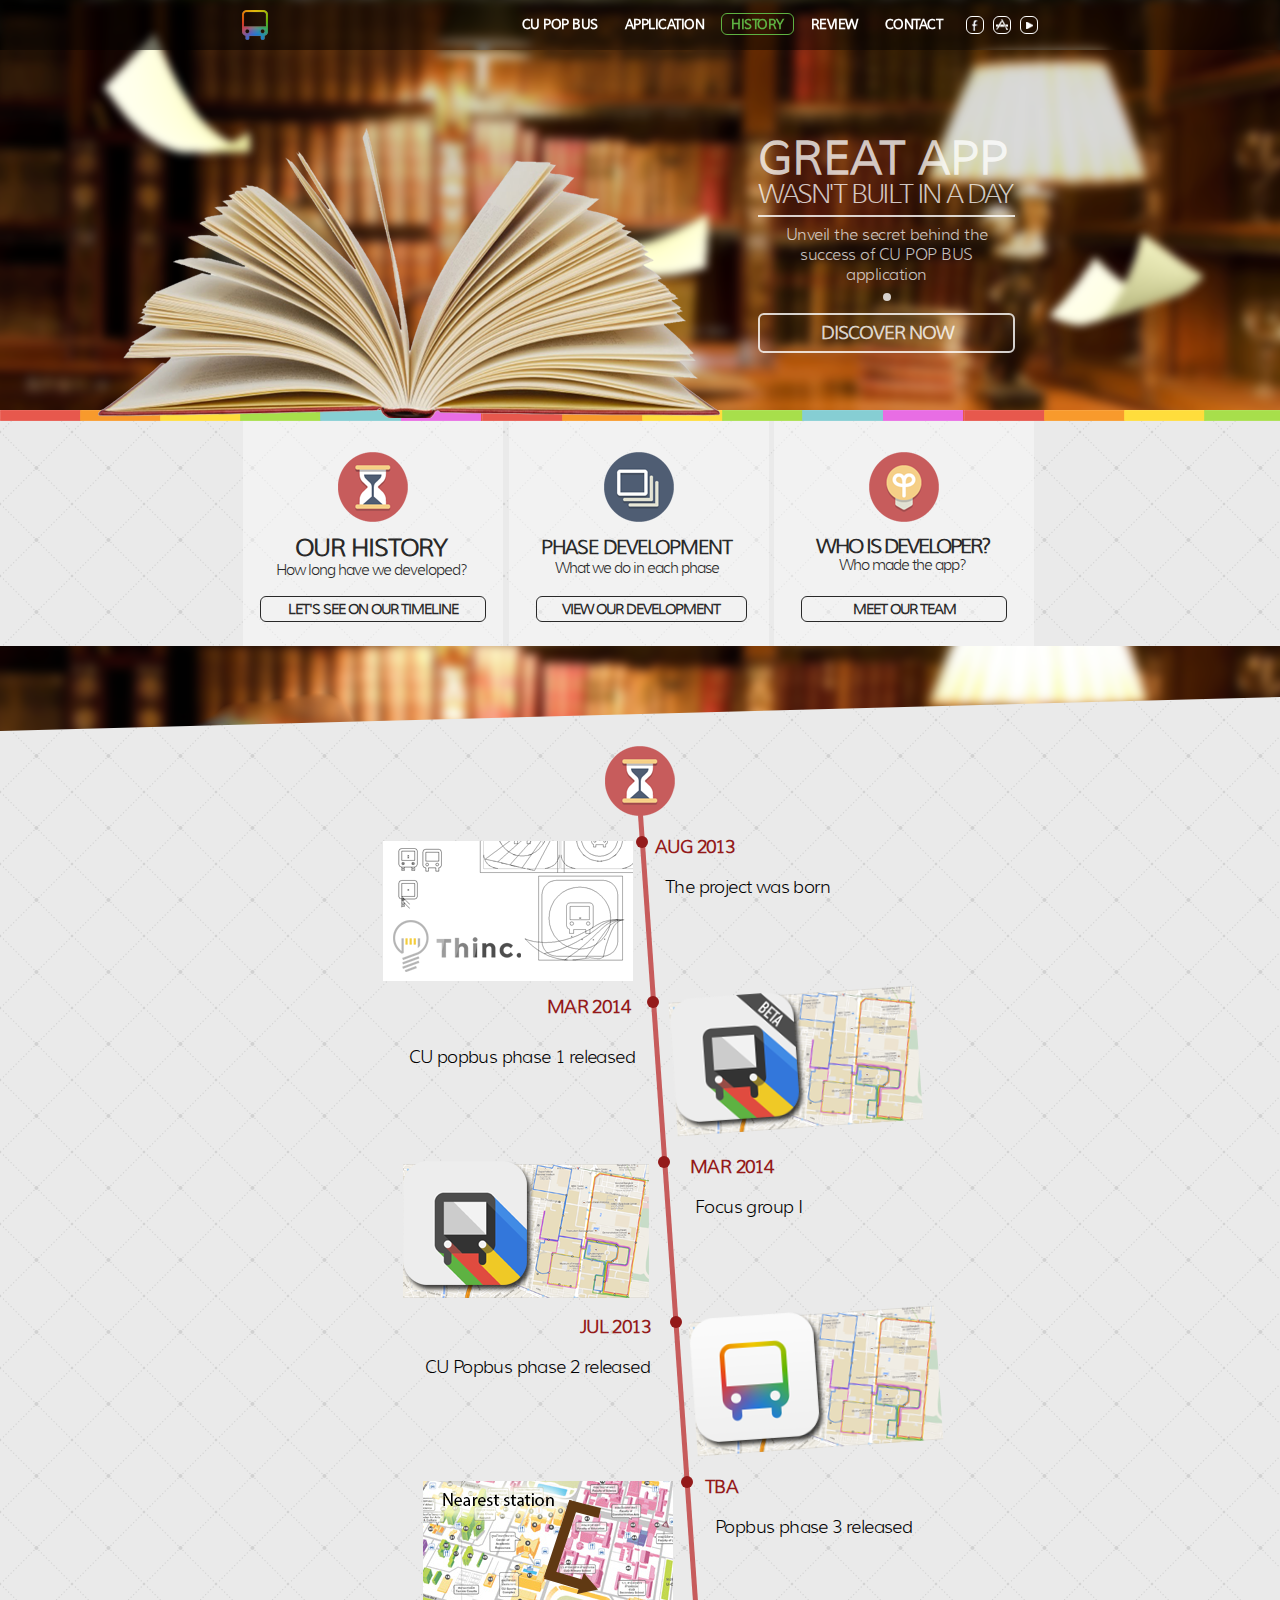
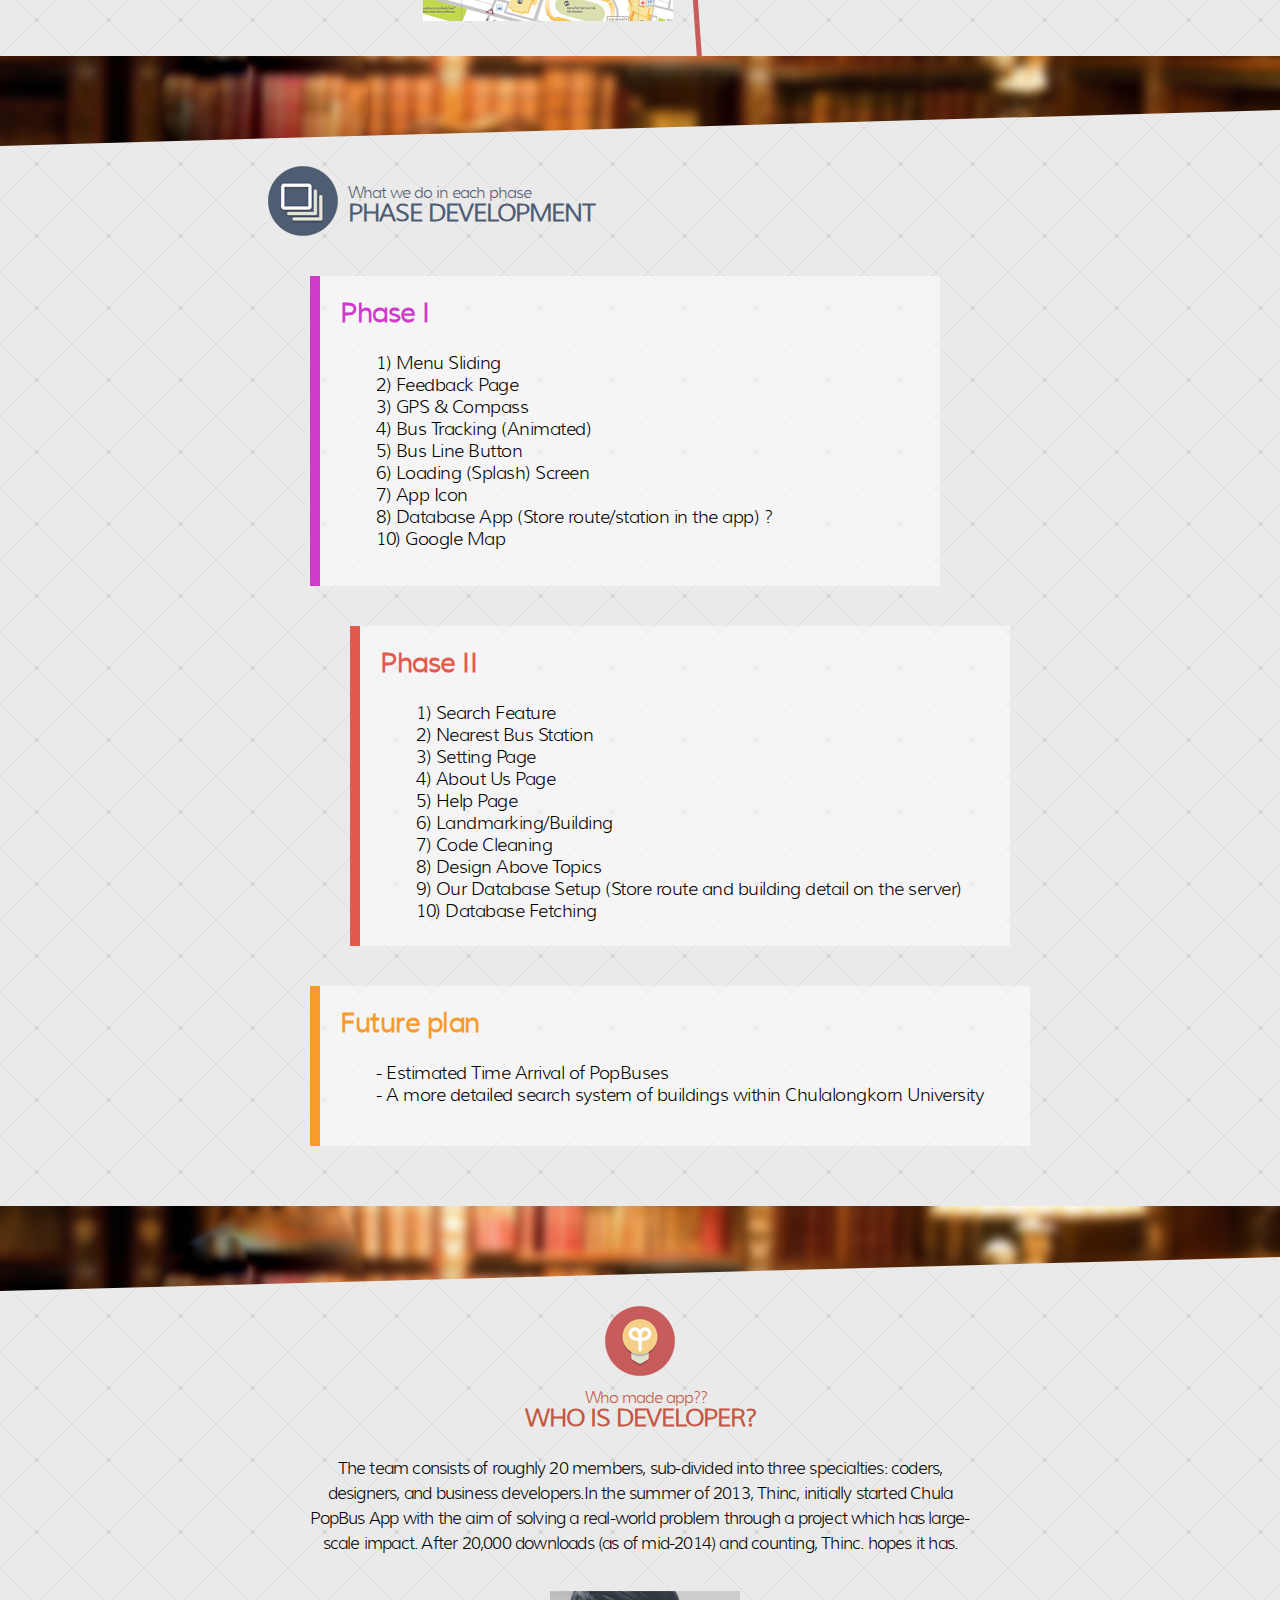
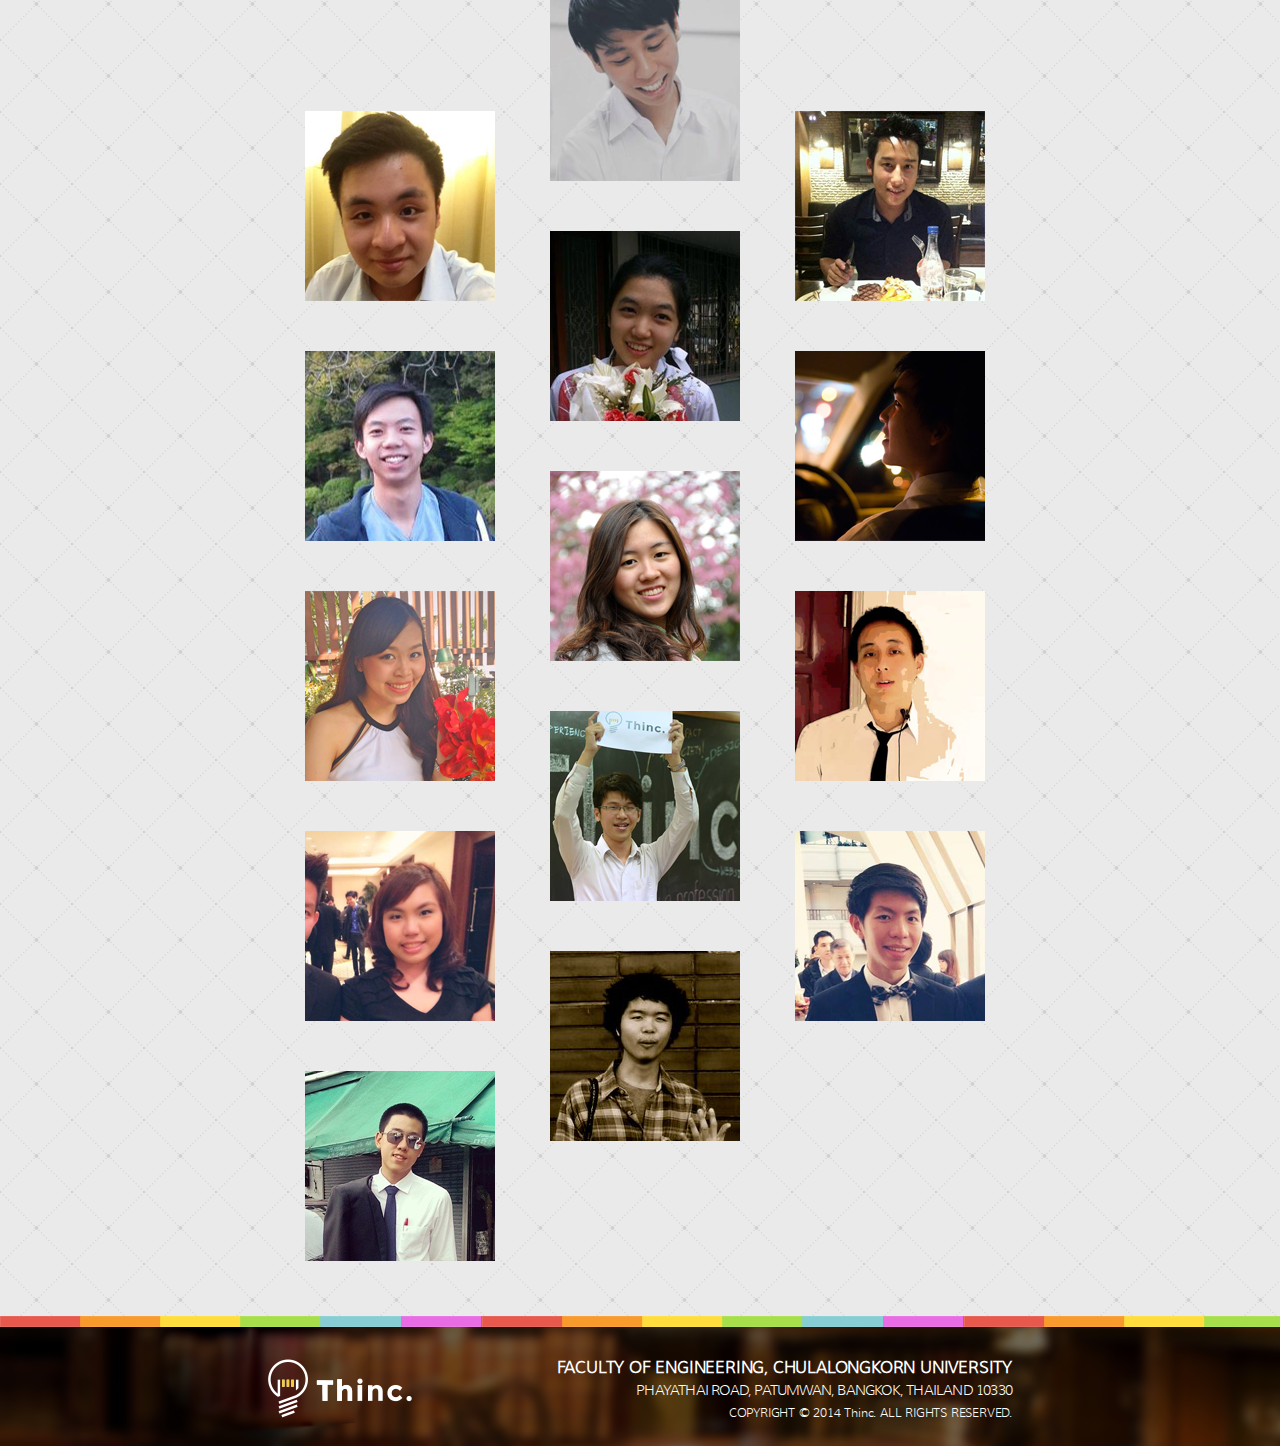
<file: history.html>
<!--[if lt IE 9]> <script src="js/html5shiv.js"></script> <![endif]-->
<!doctype html>
<html>
<head>
<meta charset="utf-8">
<title>CU POP BUS | Travel Around Chulalongkorn University</title>
<link rel="shortcut icon" href="favicon.png" />
<link rel="stylesheet" type="text/css" href="css/history.css">
<link rel="stylesheet" type="text/css" href="css/common.css">

<script src="js/jquery-2.1.1.min.js"></script>
<script src="js/greensock-v12-js/minified/TimelineMax.min.js"></script>
<script src="js/greensock-v12-js/minified/TweenMax.min.js"></script>
<script src="js/greensock-v12-js/minified/easing/EasePack.min.js"></script>
<script src="js/modernizr.custom.59394.js"></script>
<script src="js/jquery-waypoints-master/waypoints.min.js"></script>
<script src="js/pace.min.js"></script>
<script src="js/history.js"></script>
<script src="js/common.js"></script>
</head>

<body class="menu-3">
	<!--MENU-BAR-ON-TOP-->
	<div class="menu-bar"> 
    	<div class="container-menu-bar">
        	<div class="pointer logo-mover"></div>
        	<div class="pointer logo link-anchor" data-anchor=".header" data-offset="0"></div>
         	<nav class="menu">
            	<a href="contact.html" target="_self"><div class="m pointer m-5"><b>CONTACT</b></div></a>
                <a href="review.html" target="_self"><div class="m pointer m-4"><b>REVIEW</b></div></a>
               	<a href="history.html" target="_self"> <div class="m pointer m-3"><b>HISTORY</b></div></a>
                <a href="application.html" target="_self"><div class="m pointer m-2"><b>APPLICATION</b></div></a>
            	<a href="index.html" target="_self"><div class="m pointer m-1"><b>CU POP BUS</b></div></a>
            </nav>
            <div class="contact-element">
            	<a href="https://www.facebook.com/ChulaPopBusApp" target="new"><div class="ce pointer ce-1" data-color="rgba(14,90,215,1.00)" style="left: 0px;">
                	<div class="ce-non-active" style="background: url(images/contact_element_sprites.png) 0px 0px"></div>
                    <div class="ce-active" style="background: url(images/contact_element_sprites.png) 0px -18px"></div>
                </div></a>
                <a href="https://itunes.apple.com/th/app/cupopbus/id824843908?l=th&mt=8" target="_blank"><div class="ce pointer ce-2" data-color="rgba(0,252,255,1.00)" style="left: 27px;">
                	<div class="ce-non-active" style="background: url(images/contact_element_sprites.png) -18px 0px"></div>
                    <div class="ce-active" style="background: url(images/contact_element_sprites.png) -18px -18px"></div>
                </div></a>
                <a href="https://play.google.com/store/apps/details?id=com.iseinc.cupopbus&hl=th" target="_blank"><div class="ce pointer ce-3" data-color="rgba(255,222,0,1.00)" style="left: 54px;">
                	<div class="ce-non-active" style="background: url(images/contact_element_sprites.png) -36px 0px"></div>
                    <div class="ce-active" style="background: url(images/contact_element_sprites.png) -36px -18px"></div>
                </div></a>
            </div>   
        </div>
        <div class="darken-bg-border"></div>
        <div class="darken-bg"></div>
    </div>
    
    <!--MENU-BAR-FIXED-->
    <div class="menu-bar menu-bar-fixed">
    	<div class="container-menu-bar">
        	<div class="pointer logo-mover"></div>
        	<div class="pointer logo link-anchor" data-anchor=".header" data-offset="0"></div>
         	<nav class="menu">
            	<a href="contact.html" target="_self"><div class="m pointer m-5"><b>CONTACT</b></div></a>
                <a href="review.html" target="_self"><div class="m pointer m-4"><b>REVIEW</b></div></a>
               	<a href="history.html" target="_self"> <div class="m pointer m-3"><b>HISTORY</b></div></a>
                <a href="application.html" target="_self"><div class="m pointer m-2"><b>APPLICATION</b></div></a>
            	<a href="index.html" target="_self"><div class="m pointer m-1"><b>CU POP BUS</b></div></a>
            </nav>
            <div class="contact-element">
            	<a href="https://www.facebook.com/ChulaPopBusApp" target="new"><div class="ce pointer ce-1" data-color="rgba(14,90,215,1.00)" style="left: 0px;">
                	<div class="ce-non-active" style="background: url(images/contact_element_sprites.png) 0px 0px"></div>
                    <div class="ce-active" style="background: url(images/contact_element_sprites.png) 0px -18px"></div>
                </div></a>
                <a href="https://itunes.apple.com/th/app/cupopbus/id824843908?l=th&mt=8" target="_blank"><div class="ce pointer ce-2" data-color="rgba(0,252,255,1.00)" style="left: 27px;">
                	<div class="ce-non-active" style="background: url(images/contact_element_sprites.png) -18px 0px"></div>
                    <div class="ce-active" style="background: url(images/contact_element_sprites.png) -18px -18px"></div>
                </div></a>
                <a href="https://play.google.com/store/apps/details?id=com.iseinc.cupopbus&hl=th" target="_blank"><div class="ce pointer ce-3" data-color="rgba(255,222,0,1.00)" style="left: 54px;">
                	<div class="ce-non-active" style="background: url(images/contact_element_sprites.png) -36px 0px"></div>
                    <div class="ce-active" style="background: url(images/contact_element_sprites.png) -36px -18px"></div>
                </div></a>
            </div>   
        </div>
        <div class="darken-bg-border"></div>
        <div class="darken-bg" style="background: rgba(0,0,0,0.75)"></div>
    </div>
    <div class="wrapper">
        <header class="header">
            <div class="container-header">
                <ul id="scene-1" class="scene-1" style="z-index: 4;">
               	 	<li class="layer" id="layer-3" data-depth="0.09"><div class="leaf-3"></div></li>
                    <li class="layer" id="layer-4" data-depth="0.00"><div class="pop-bus-illus"></div></li>
                    <li class="layer" id="layer-1" data-depth="0.30"><div class="leaf-1"></div></li>
                    <li class="layer" id="layer-2" data-depth="-0.15"><div class="leaf-2"></div></li>
                </ul>
                <div class="content">
                  <div class="text-1 nowrap"><b>GREAT APP</b></div>
                    <div class="text-2 nowrap">WASN'T BUILT IN A DAY</div>
                    <div class="line" style="position: absolute; width: 257px; height: 2px; top: 85px; background: rgba(255,255,255,0.80);"></div>
                    <div class="text-3">Unveil the secret behind the success of CU POP BUS application</div>
                    <div class="circle" style="position: absolute; width: 8px; height: 8px; top: 163px; left: 50%; margin-left: -4px; -webkit-border-radius: 100%; -moz-border-radius: 100%; border-radius: 100%; background: rgba(255,255,255,0.80);"></div>
                    <div class="button pointer nowrap link-anchor" data-anchor=".sc-1" data-offset="50"><b>DISCOVER NOW</b></div>
                </div>
                
                
            </div>
            <div class="border"></div>
            <div class="menu-blur-bg"></div>
            <div class="darken-bg"></div>
        </header>
        
        <section class="sc-1">
            <div class="container-sc-1">
                <div class="go-to-sc pointer go-to-sc-2 link-anchor" data-anchor=".sc-2" data-offset="100">
                    <div class="icon-topic" style="background: url(images/icon.png) 0 -140px no-repeat;"></div>
                    <div class="text-1 nowrap"><b>OUR HISTORY</b></div>
                    <div class="text-2 nowrap">How long have we developed?</div>
                    <div class="button nowrap" style="width: 200px; left: 50%; margin-left: -113px;"><b>LET'S SEE ON OUR TIMELINE</b></div>
                </div>
                <div class="go-to-sc pointer go-to-sc-3 link-anchor" data-anchor=".sc-3" data-offset="-20">
                    <div class="icon-topic" style="background: url(images/icon.png) -70px -140px no-repeat;"></div>
                    <div class="text-1" style="font-size: 19px; top:45px;"><b>PHASE DEVELOPMENT</b></div>
                    <div class="text-2" style="top:45px;">What we do in each phase</div>
                    <div class="button nowrap" style="width: 185px; left: 50%; margin-left: -103px; top: 64px;"><b>VIEW OUR DEVELOPMENT</b></div>
    
                </div>
    
                <div class="go-to-sc pointer go-to-sc-4 link-anchor" data-anchor=".sc-4" data-offset="-20">
                    <div class="icon-topic" style="background: url(images/icon.png) -140px -140px no-repeat;"></div>
                    <div class="text-1" style="letter-spacing: -2px; font-size: 20px; top: 43px;"><b>WHO IS DEVELOPER?</b></div>
                    <div class="text-2">Who made the app?</div>
                    <div class="button nowrap" style="width: 180px; left: 50%; top:62px; margin-left: -103px;"><b>MEET OUR TEAM</b></div>
    
                </div>
    
          </div>
        </section>
        
        <section class="sc-2">
            <div class="container-sc-2">
                <div class="icon-topic" style="background: url(images/icon.png) 0 -140px no-repeat;"></div>
                <div class="timeline"></div>
                
                <div class="circle" style="position: absolute; width: 12px; height: 12px; top: 190px; left: 50%; margin-left: -4px; -webkit-border-radius: 100%; -moz-border-radius: 100%; border-radius: 100%; background: rgba(148,26,26,1);"></div>
                    <div class="descript1"><b style="color: rgba(148,26,26,1);">AUG  2013</b><div class="word1">The project was born</div>
                    </div>
                    
    
                <div class="circle" style="position: absolute; width: 12px; height: 12px; top: 350px; left: 50%; margin-left: 6.8px; -webkit-border-radius: 100%; -moz-border-radius: 100%; border-radius: 100%; background: rgba(148,26,26,1);"></div>
                    <div class="descript2"><b style="color: rgba(148,26,26,1);">MAR  2014</b><div class="word2">CU popbus phase 1 released</div>
                    </div>
                <div class="circle" style="position: absolute; width: 12px; height: 12px; top: 510px; left: 50%; margin-left: 18px; -webkit-border-radius: 100%; -moz-border-radius: 100%; border-radius: 100%; background: rgba(148,26,26,1);"></div>
                    <div class="descript3"><b style="color: rgba(148,26,26,1);">MAR  2014</b><div class="word3">Focus group I</div>
                    </div>
    
                <div class="circle" style="position: absolute; width: 12px; height: 12px; top: 670px; left: 50%; margin-left: 30px; -webkit-border-radius: 100%; -moz-border-radius: 100%; border-radius: 100%; background: rgba(148,26,26,1);"></div>
                    <div class="descript4"><b style="color: rgba(148,26,26,1);">JUL  2013</b><div class="word4">CU Popbus phase 2 released</div>
                    </div>
    
                <div class="circle" style="position: absolute; width: 12px; height: 12px; top: 830px; left: 50%; margin-left: 41px; -webkit-border-radius: 100%; -moz-border-radius: 100%; border-radius: 100%; background: rgba(148,26,26,1);"></div>
                    <div class="descript5"><b style="color: rgba(148,26,26,1);">TBA  </b><div class="word5">Popbus phase 3 released</div>
                    </div>
                <div class="illus1"></div>
                <div class="illus2"></div>
                <div class="illus3"></div>
                <div class="illus4"></div>
                <div class="illus5"></div>
    
            </div>
            <div class="divide-bg"></div>
        </section>
        
        <section class="sc-3">
            <div class="container-sc-3">
                <div class="topic">
                    <div class="icon"></div>
                    <div class="text-up nowrap">What we do in each phase </div>
                    <div class="text-down nowrap"><b>PHASE DEVELOPMENT</b></div>
                </div>
    
                <div class="blog1" ><div class="line" style="background: rgba(208,58,203,1.00);"></div>
                <b style="color: rgba(208,58,203,1.00);"><h2>Phase I</h2></b><br>
    				&nbsp;&nbsp;&nbsp;&nbsp;&nbsp;&nbsp;&nbsp;&nbsp;1) Menu Sliding <br>
                    &nbsp;&nbsp;&nbsp;&nbsp;&nbsp;&nbsp;&nbsp;&nbsp;2) Feedback Page <br>
                    &nbsp;&nbsp;&nbsp;&nbsp;&nbsp;&nbsp;&nbsp;&nbsp;3) GPS & Compass <br>
                    &nbsp;&nbsp;&nbsp;&nbsp;&nbsp;&nbsp;&nbsp;&nbsp;4) Bus Tracking (Animated) <br>
                    &nbsp;&nbsp;&nbsp;&nbsp;&nbsp;&nbsp;&nbsp;&nbsp;5) Bus Line Button <br>
                    &nbsp;&nbsp;&nbsp;&nbsp;&nbsp;&nbsp;&nbsp;&nbsp;6) Loading (Splash) Screen <br>
                    &nbsp;&nbsp;&nbsp;&nbsp;&nbsp;&nbsp;&nbsp;&nbsp;7) App Icon <br>
                    &nbsp;&nbsp;&nbsp;&nbsp;&nbsp;&nbsp;&nbsp;&nbsp;8) Database App (Store route/station in the app) ? <br>
                    &nbsp;&nbsp;&nbsp;&nbsp;&nbsp;&nbsp;&nbsp;&nbsp;10) Google Map <br>
    </div>
                <div class="blog2"><div class="line"></div>
                <b style="color: rgba(227,89,78,1.00);"><h2>Phase II</h2></b><br>
                    &nbsp;&nbsp;&nbsp;&nbsp;&nbsp;&nbsp;&nbsp;&nbsp;1) Search Feature<br>
                    &nbsp;&nbsp;&nbsp;&nbsp;&nbsp;&nbsp;&nbsp;&nbsp;2) Nearest Bus Station<br>
                    &nbsp;&nbsp;&nbsp;&nbsp;&nbsp;&nbsp;&nbsp;&nbsp;3) Setting Page<br>
                    &nbsp;&nbsp;&nbsp;&nbsp;&nbsp;&nbsp;&nbsp;&nbsp;4) About Us Page<br>
                    &nbsp;&nbsp;&nbsp;&nbsp;&nbsp;&nbsp;&nbsp;&nbsp;5) Help Page<br>
                    &nbsp;&nbsp;&nbsp;&nbsp;&nbsp;&nbsp;&nbsp;&nbsp;6) Landmarking/Building <br>
                    &nbsp;&nbsp;&nbsp;&nbsp;&nbsp;&nbsp;&nbsp;&nbsp;7) Code Cleaning <br>
                    &nbsp;&nbsp;&nbsp;&nbsp;&nbsp;&nbsp;&nbsp;&nbsp;8) Design Above Topics<br>
                    &nbsp;&nbsp;&nbsp;&nbsp;&nbsp;&nbsp;&nbsp;&nbsp;9) Our Database Setup (Store route and building detail on the server)<br>
                    &nbsp;&nbsp;&nbsp;&nbsp;&nbsp;&nbsp;&nbsp;&nbsp;10) Database Fetching <br>
    </div>
                <div class="blog3"><div class="line"></div>
                <b style="color: rgba(248,154,44,1.00);"><h2>Future plan</h2></b><br>
                    &nbsp;&nbsp;&nbsp;&nbsp;&nbsp;&nbsp;&nbsp;&nbsp;- Estimated Time Arrival of PopBuses<br>
                    &nbsp;&nbsp;&nbsp;&nbsp;&nbsp;&nbsp;&nbsp;&nbsp;- A more detailed search system of buildings within Chulalongkorn University
    
                </div>
                
            </div>
            <div class="divide-bg"></div>
        </section>
    
    <!-- section4 is editor area-->
    <section class="sc-4">
            <div class="container-sc-4">
                
                <div class="topic">
                    <div class="icon"></div>
                    <div class="text-up nowrap">Who made app?? </div>
                    <div class="text-down nowrap"><b>WHO IS DEVELOPER?</b></div>
                </div>
                <div class="desc">The team consists of roughly 20 members, sub-divided into three specialties: coders, designers, and business developers.In the summer of 2013, Thinc, initially started Chula PopBus App with the aim of solving a real-world problem through a project which has large-scale impact. After 20,000 downloads (as of mid-2014) and counting, Thinc. hopes it has.</div>
            <a href="https://www.facebook.com/aey.ulo?fref=ts" target="_blank"><div class="pointer edit edit-1">
              <div class="darken"><img style="position:absolute; width:35; height:35px; top:50%; left:50%; margin:-17.5px 0 0 -17.5px; opacity:0;" src="images/contact/facebook.png" width="35" height="35" alt=""/></div></div></a>
            <a href="https://www.facebook.com/aum.freek?fref=ts" target="_blank"><div class="pointer edit edit-2"><div class="darken"><img style="position:absolute; width:35; height:35px; top:50%; left:50%; margin:-17.5px 0 0 -17.5px; opacity:0;" src="images/contact/facebook.png" width="35" height="35" alt=""/></div></div></a>
            <a href="https://www.facebook.com/benya.vachalathiti?fref=ts" target="_blank"><div class="pointer edit edit-3"><div class="darken"><img style="position:absolute; width:35; height:35px; top:50%; left:50%; margin:-17.5px 0 0 -17.5px; opacity:0;" src="images/contact/facebook.png" width="35" height="35" alt=""/></div></div></a>
            <a href="https://www.facebook.com/IndyZaIntouch?fref=ts" target="_blank"><div class="pointer edit edit-4"><div class="darken"><img style="position:absolute; width:35; height:35px; top:50%; left:50%; margin:-17.5px 0 0 -17.5px; opacity:0;" src="images/contact/facebook.png" width="35" height="35" alt=""/></div></div></a>
            <a href="https://www.facebook.com/DuiRoot?fref=ts" target="_blank"><div class="pointer edit edit-c"><div class="darken"><img style="position:absolute; width:35; height:35px; top:50%; left:50%; margin:-17.5px 0 0 -17.5px; opacity:0;" src="images/contact/facebook.png" width="35" height="35" alt=""/></div></div></a>
            <a href="https://www.facebook.com/PavidaIntatisan?fref=ts" target="_blank"><div class="pointer edit edit-d"><div class="darken"><img style="position:absolute; width:35; height:35px; top:50%; left:50%; margin:-17.5px 0 0 -17.5px; opacity:0;" src="images/contact/facebook.png" width="35" height="35" alt=""/></div></div></a>
            
            <a href="https://www.facebook.com/srepzol?fref=ts" target="_blank"><div class="pointer edit edit-5"><div class="darken"><img style="position:absolute; width:35; height:35px; top:50%; left:50%; margin:-17.5px 0 0 -17.5px; opacity:0;" src="images/contact/facebook.png" width="35" height="35" alt=""/></div></div></a>
            <a href="https://www.facebook.com/pheerawit.charuvajana?fref=ts" target="_blank"><div class="pointer edit edit-6"><div class="darken"><img style="position:absolute; width:35; height:35px; top:50%; left:50%; margin:-17.5px 0 0 -17.5px; opacity:0;" src="images/contact/facebook.png" width="35" height="35" alt=""/></div></div></a>
            <a href="https://www.facebook.com/ping.skt?fref=ts" target="_blank"><div class="pointer edit edit-7"><div class="darken"><img style="position:absolute; width:35; height:35px; top:50%; left:50%; margin:-17.5px 0 0 -17.5px; opacity:0;" src="images/contact/facebook.png" width="35" height="35" alt=""/></div></div></a>
            <a href="https://www.facebook.com/PlanTrongsiriwat?fref=ts" target="_blank"><div class="pointer edit edit-a"><div class="darken"><img style="position:absolute; width:35; height:35px; top:50%; left:50%; margin:-17.5px 0 0 -17.5px; opacity:0;" src="images/contact/facebook.png" width="35" height="35" alt=""/></div></div></a>
            <a href="https://www.facebook.com/PonlavitSubpradit?fref=ts" target="_blank"><div class="pointer edit edit-b"><div class="darken"><img style="position:absolute; width:35; height:35px; top:50%; left:50%; margin:-17.5px 0 0 -17.5px; opacity:0;" src="images/contact/facebook.png" width="35" height="35" alt=""/></div></div></a>
            
            <a href="https://www.facebook.com/tan.ananthothai?fref=ts" target="_blank"><div class="pointer edit edit-8"><div class="darken"><img style="position:absolute; width:35; height:35px; top:50%; left:50%; margin:-17.5px 0 0 -17.5px; opacity:0;" src="images/contact/facebook.png" width="35" height="35" alt=""/></div></div></a>
            <a href="https://www.facebook.com/tan.ophaswongse?fref=ts" target="_blank"><div class="pointer edit edit-9"><div class="darken"><img style="position:absolute; width:35; height:35px; top:50%; left:50%; margin:-17.5px 0 0 -17.5px; opacity:0;" src="images/contact/facebook.png" width="35" height="35" alt=""/></div></div></a>
            <a href="https://www.facebook.com/termerys?fref=ts" target="_blank"><div class="pointer edit edit-0"><div class="darken"><img style="position:absolute; width:35; height:35px; top:50%; left:50%; margin:-17.5px 0 0 -17.5px; opacity:0;" src="images/contact/facebook.png" width="35" height="35" alt=""/></div></div></a>
            <a href="https://www.facebook.com/TanawitPananiti?fref=ts" target="_blank"><div class="pointer edit edit-e"><div class="darken"><img style="position:absolute; width:35; height:35px; top:50%; left:50%; margin:-17.5px 0 0 -17.5px; opacity:0;" src="images/contact/facebook.png" width="35" height="35" alt=""/></div></div></a>
    
            </div>
            
            <div class="divide-bg"></div>
    	</section>
		<div class="push"></div>
    </div>

    <footer class="footer">
    	<div class="container-footer">
        	<div class="thinc-logo"></div>
            <div class="text-1"><span style="font-size:16px;"><b>FACULTY OF ENGINEERING, CHULALONGKORN UNIVERSITY</b></span><br><span style="font-size:14px; letter-spacing: -0.8px">PHAYATHAI ROAD, PATUMWAN, BANGKOK, THAILAND 10330</span><br><span style="font-size: 12px; letter-spacing: -0.2px;">COPYRIGHT © 2014 Thinc. ALL RIGHTS RESERVED.</span></div>
        </div>
    	<div class="border"></div>
        <div class="darken-bg"></div>
    </footer>
    
    <!--This Parallax Script must be next to <ul id="scene">-->
	<script src="js/parallax-master/deploy/jquery.parallax.min.js"></script>
    <script>
        $("#scene-1").parallax();
    </script>
    <script>
		  (function(i,s,o,g,r,a,m){i['GoogleAnalyticsObject']=r;i[r]=i[r]||function(){
		  (i[r].q=i[r].q||[]).push(arguments)},i[r].l=1*new Date();a=s.createElement(o),
		  m=s.getElementsByTagName(o)[0];a.async=1;a.src=g;m.parentNode.insertBefore(a,m)
		  })(window,document,'script','//www.google-analytics.com/analytics.js','ga');
		 
		  ga('create', 'UA-42353426-4', 'auto');
		  ga('send', 'pageview');
		 
    </script>
</body>
</html>
</file>
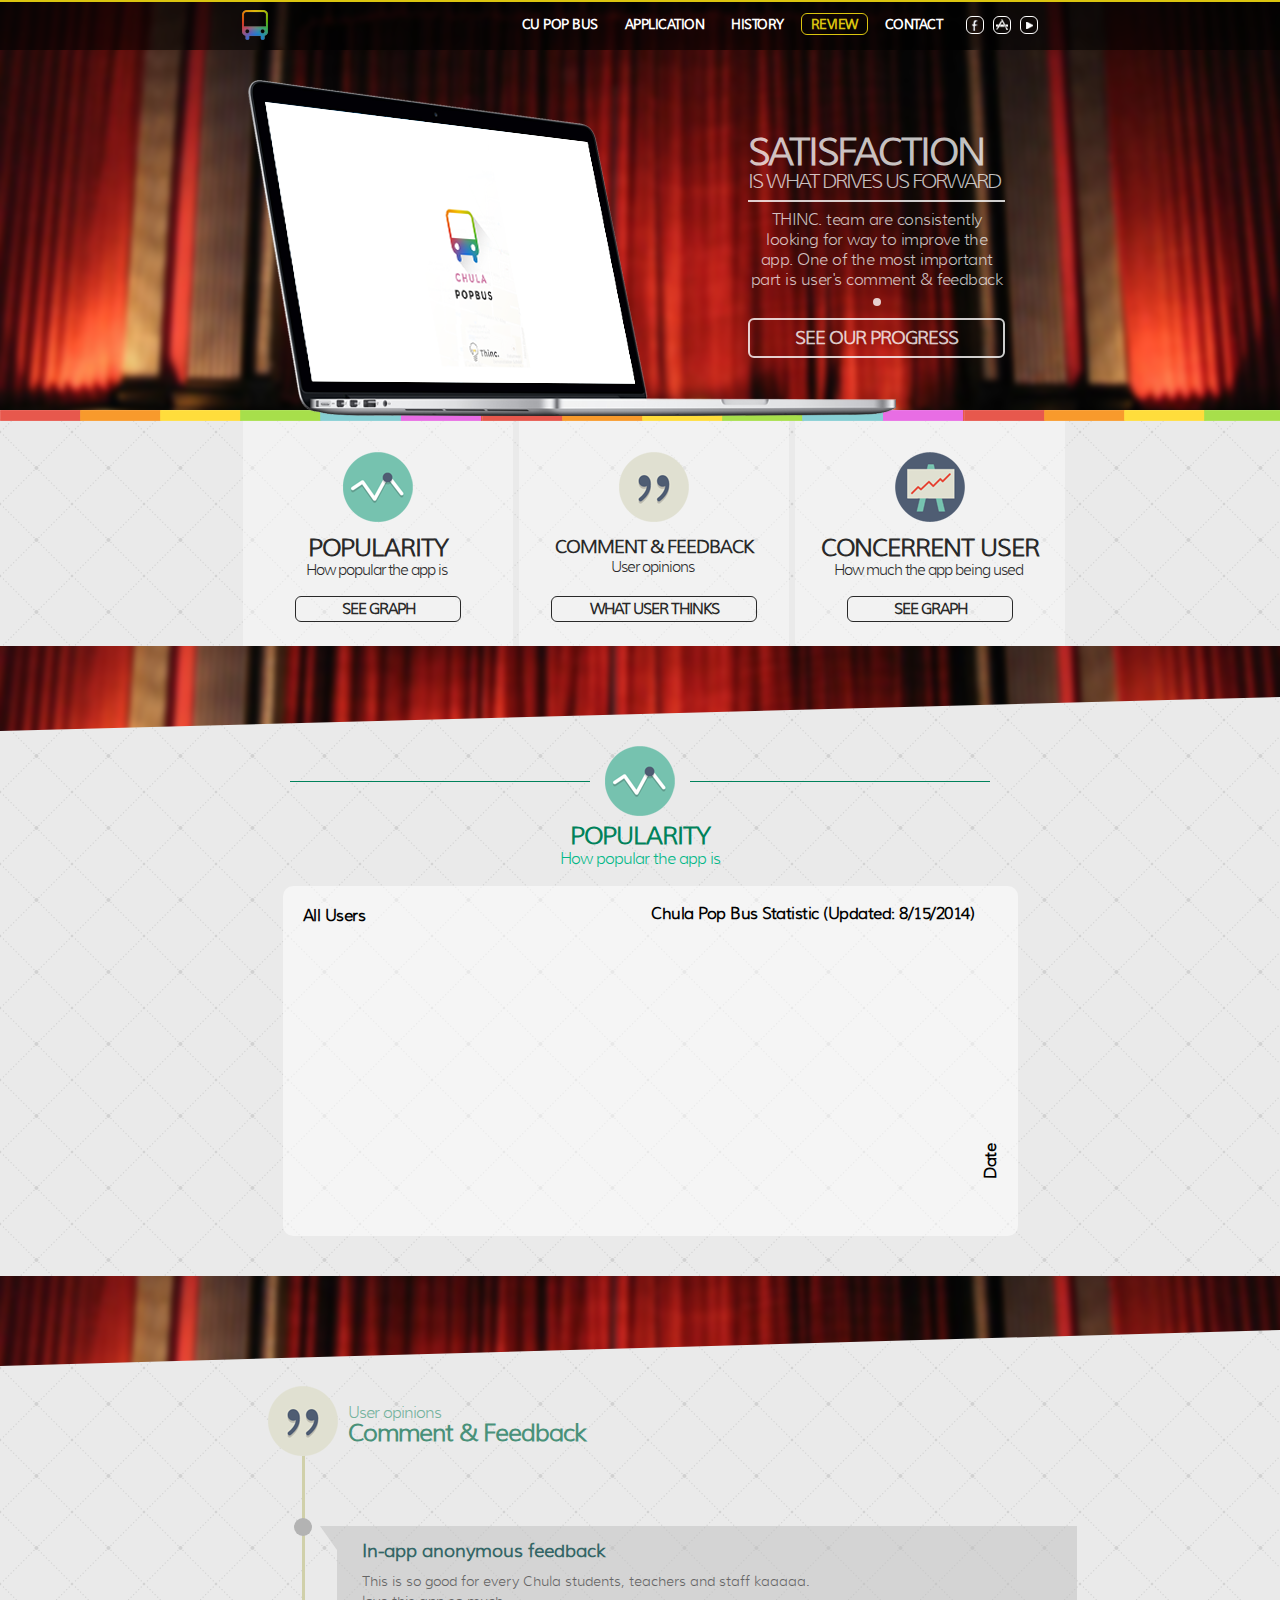
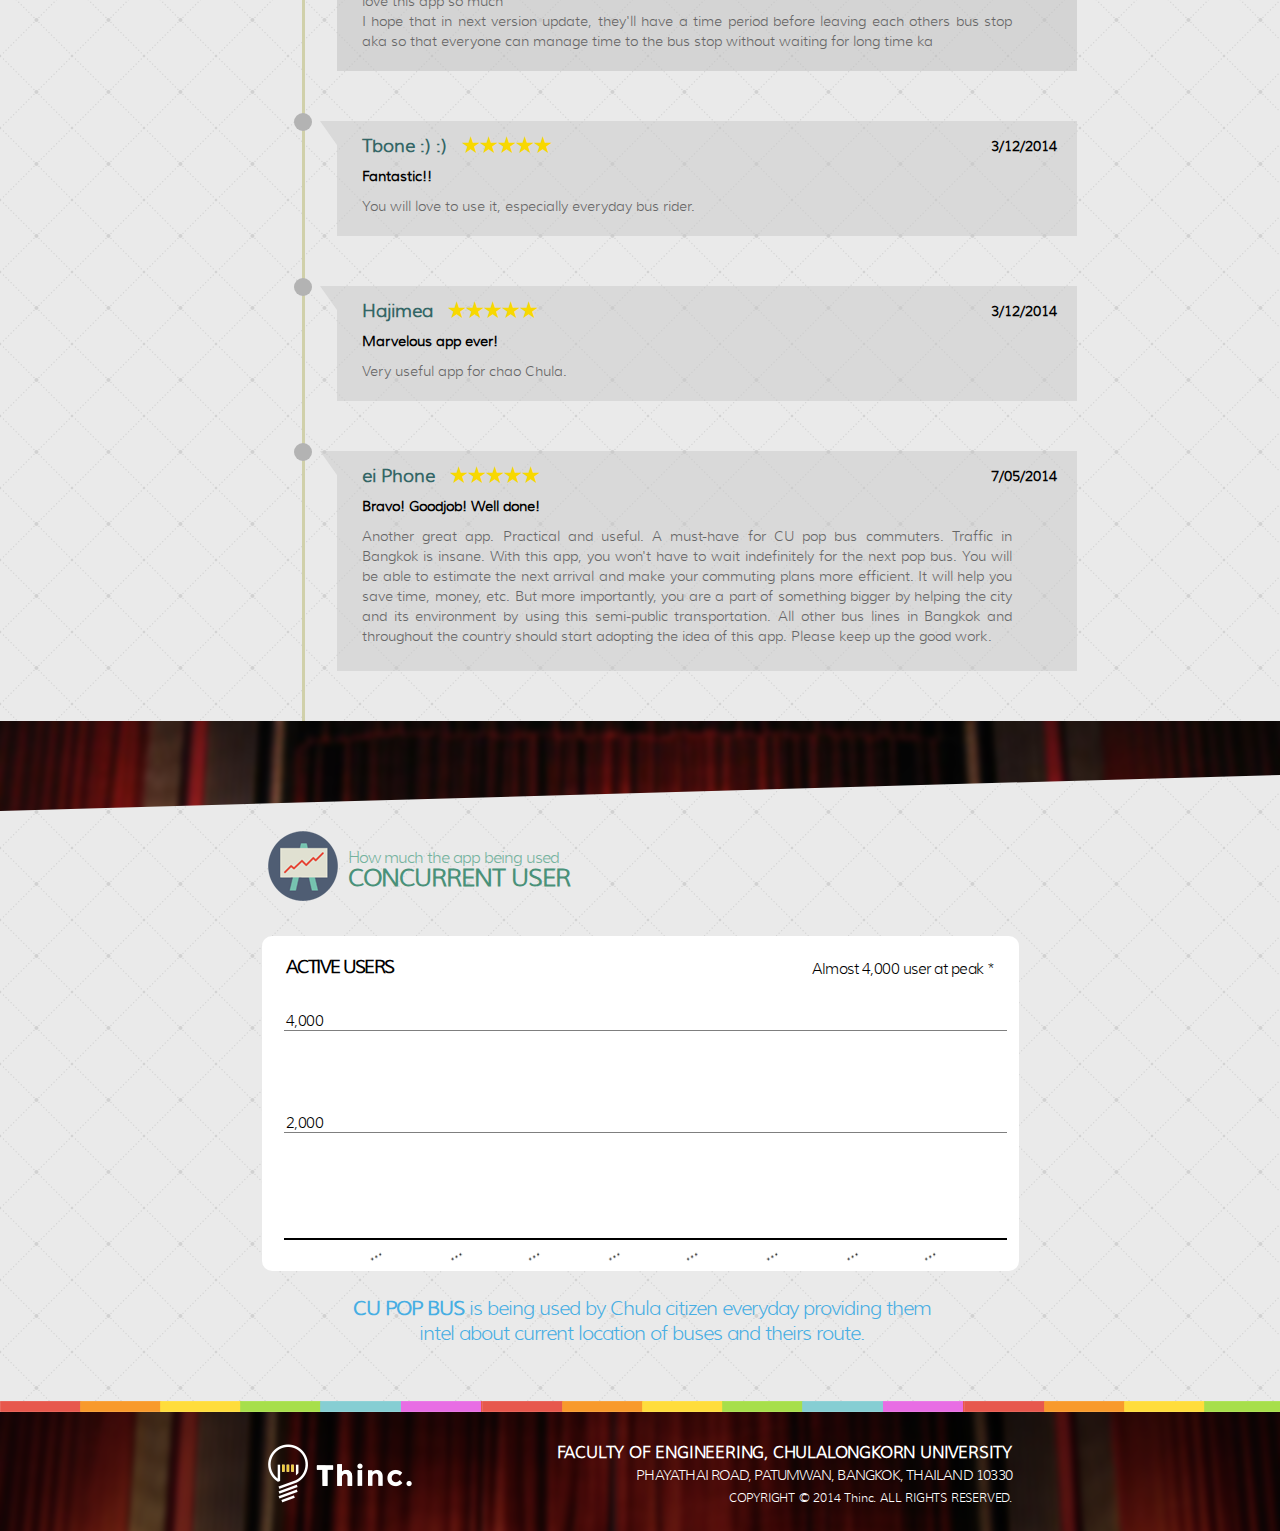
<file: review.html>
<!--[if lt IE 9]> <script src="js/html5shiv.js"></script> <![endif]-->
<!doctype html>
<html>
<head>
<meta charset="utf-8">
<title>CU POP BUS | Travel Around Chulalongkorn University</title>
<link rel="shortcut icon" href="favicon.png" />
<link rel="stylesheet" type="text/css" href="css/review.css">
<link rel="stylesheet" type="text/css" href="css/common.css">

<script src="js/jquery-2.1.1.min.js"></script>
<script src="js/greensock-v12-js/minified/TimelineMax.min.js"></script>
<script src="js/greensock-v12-js/minified/TweenMax.min.js"></script>
<script src="js/greensock-v12-js/minified/easing/EasePack.min.js"></script>
<script src="js/modernizr.custom.59394.js"></script>
<script src="js/jquery-waypoints-master/waypoints.min.js"></script>
<script src="js/Chart.js-master/Chart.min.js"></script>
<script src="js/pace.min.js"></script>
<script src="js/review.js"></script>
<script src="js/common.js"></script>
</head>

<body class="menu-4">
	<!--MENU-BAR-ON-TOP-->
	<div class="menu-bar">
    	<div class="container-menu-bar">
        	<div class="pointer logo-mover"></div>
        	<div class="pointer logo link-anchor" data-anchor=".header" data-offset="0"></div>
         	<nav class="menu">
            	<a href="contact.html" target="_self"><div class="m pointer m-5"><b>CONTACT</b></div></a>
                <a href="review.html" target="_self"><div class="m pointer m-4"><b>REVIEW</b></div></a>
               	<a href="history.html" target="_self"> <div class="m pointer m-3"><b>HISTORY</b></div></a>
                <a href="application.html" target="_self"><div class="m pointer m-2"><b>APPLICATION</b></div></a>
            	<a href="index.html" target="_self"><div class="m pointer m-1"><b>CU POP BUS</b></div></a>
            </nav>
            <div class="contact-element">
            	<a href="https://www.facebook.com/ChulaPopBusApp" target="new"><div class="ce pointer ce-1" data-color="rgba(14,90,215,1.00)" style="left: 0px;">
                	<div class="ce-non-active" style="background: url(images/contact_element_sprites.png) 0px 0px"></div>
                    <div class="ce-active" style="background: url(images/contact_element_sprites.png) 0px -18px"></div>
                </div></a>
                <a href="https://itunes.apple.com/th/app/cupopbus/id824843908?l=th&mt=8" target="_blank"><div class="ce pointer ce-2" data-color="rgba(0,252,255,1.00)" style="left: 27px;">
                	<div class="ce-non-active" style="background: url(images/contact_element_sprites.png) -18px 0px"></div>
                    <div class="ce-active" style="background: url(images/contact_element_sprites.png) -18px -18px"></div>
                </div></a>
                <a href="https://play.google.com/store/apps/details?id=com.iseinc.cupopbus&hl=th" target="_blank"><div class="ce pointer ce-3" data-color="rgba(255,222,0,1.00)" style="left: 54px;">
                	<div class="ce-non-active" style="background: url(images/contact_element_sprites.png) -36px 0px"></div>
                    <div class="ce-active" style="background: url(images/contact_element_sprites.png) -36px -18px"></div>
                </div></a>
            </div>   
        </div>
        <div class="darken-bg-border"></div>
        <div class="darken-bg"></div>
    </div>
    
    <!--MENU-BAR-FIXED-->
    <div class="menu-bar menu-bar-fixed">
    	<div class="container-menu-bar">
        	<div class="pointer logo-mover"></div>
        	<div class="pointer logo link-anchor" data-anchor=".header" data-offset="0"></div>
         	<nav class="menu">
            	<a href="contact.html" target="_self"><div class="m pointer m-5"><b>CONTACT</b></div></a>
                <a href="review.html" target="_self"><div class="m pointer m-4"><b>REVIEW</b></div></a>
               	<a href="history.html" target="_self"> <div class="m pointer m-3"><b>HISTORY</b></div></a>
                <a href="application.html" target="_self"><div class="m pointer m-2"><b>APPLICATION</b></div></a>
            	<a href="index.html" target="_self"><div class="m pointer m-1"><b>CU POP BUS</b></div></a>
            </nav>
            <div class="contact-element">
            	<a href="https://www.facebook.com/ChulaPopBusApp" target="new"><div class="ce pointer ce-1" data-color="rgba(14,90,215,1.00)" style="left: 0px;">
                	<div class="ce-non-active" style="background: url(images/contact_element_sprites.png) 0px 0px"></div>
                    <div class="ce-active" style="background: url(images/contact_element_sprites.png) 0px -18px"></div>
                </div></a>
                <a href="https://itunes.apple.com/th/app/cupopbus/id824843908?l=th&mt=8" target="_blank"><div class="ce pointer ce-2" data-color="rgba(0,252,255,1.00)" style="left: 27px;">
                	<div class="ce-non-active" style="background: url(images/contact_element_sprites.png) -18px 0px"></div>
                    <div class="ce-active" style="background: url(images/contact_element_sprites.png) -18px -18px"></div>
                </div></a>
                <a href="https://play.google.com/store/apps/details?id=com.iseinc.cupopbus&hl=th" target="_blank"><div class="ce pointer ce-3" data-color="rgba(255,222,0,1.00)" style="left: 54px;">
                	<div class="ce-non-active" style="background: url(images/contact_element_sprites.png) -36px 0px"></div>
                    <div class="ce-active" style="background: url(images/contact_element_sprites.png) -36px -18px"></div>
                </div></a>
            </div>   
        </div>
        <div class="darken-bg-border"></div>
        <div class="darken-bg" style="background: rgba(0,0,0,0.75)"></div>
    </div>
    
     <div class="wrapper">
    <header class="header">
            <div class="header-bg"></div>
    	<div class="container-header">
        	<div class="content">
       	 	  <div class="text-1 nowrap" style="letter-spacing: -2px; font-size:37px; top: 14px;"><b>SATISFACTION</b></div>
                <div class="text-2 nowrap" style="letter-spacing: -2px; font-size:20px; top: 54px;">IS WHAT DRIVES US FORWARD</div>
                <div class="line" style="position: absolute; width: 257px; height: 2px; top: 85px; background: rgba(255,255,255,0.80);"></div>
                <div class="text-3">THINC. team are consistently looking for way to improve the app. One of the most important part is user's comment & feedback</div>
            	<div class="circle" style="position: absolute; width: 8px; height: 8px; top: 183px; left: 50%; margin-left: -4px; -webkit-border-radius: 100%; -moz-border-radius: 100%; border-radius: 100%; background: rgba(255,255,255,0.80);"></div>
            	<div class="button pointer nowrap link-anchor" data-anchor=".sc-1" data-offset="50"><b>SEE OUR PROGRESS</b></div>
            </div>
       	  	<div class="macbook-illus-wrap preventpointer">
            	<div class="macbook-screen-2"></div>
            	<div class="macbook-screen-1"></div>
            	<div class="macbook-illus"></div>
            </div>
        </div>
      	<div class="border"></div>
        <div class="menu-blur-bg"></div>
    	<div class="darken-bg"></div>
    </header>
    
   
        <section class="sc-1">
            <div class="container-sc-1">
                <div class="go-to-sc pointer go-to-sc-2 link-anchor" data-anchor=".sc-2" data-offset="50">
                    <div class="icon-topic" style="background: url(images/icon.png) 0 -210px no-repeat;"></div>
                    <div class="text-1 nowrap"><b>POPULARITY</b></div>
                    <div class="text-2 nowrap">How popular the app is</div>
                    <div class="button nowrap" style="width: 140px; left: 50%; margin-left: -83px;"><b>SEE GRAPH</b></div>
                </div>
                <div class="go-to-sc pointer go-to-sc-3 link-anchor" data-anchor=".sc-3" data-offset="-20">
                    <div class="icon-topic" style="background: url(images/icon.png) -70px -210px no-repeat;"></div>
                    <div class="text-1 nowrap" style="font-size:18px; top:45px;"><b>COMMENT & FEEDBACK</b></div>
                    <div class="text-2 nowrap" style="top:45px;">User opinions</div>
                    <div class="button nowrap" style="width: 180px; left: 50%; margin-left: -103px; top:65px;"><b> WHAT USER THINKS</b></div>
                </div>
                <div class="go-to-sc pointer go-to-sc-4 link-anchor" data-anchor=".sc-4" data-offset="-20">
                    <div class="icon-topic" style="background: url(images/icon.png) -140px -210px no-repeat;"></div>
                    <div class="text-1 nowrap"><b>CONCERRENT USER</b></div>
                    <div class="text-2 nowrap">How much the app being used</div>
                    <div class="button nowrap" style="width: 140px; left: 50%; margin-left: -83px;"><b>SEE GRAPH</b></div>
                </div>
          </div>
        </section>
        
        <section class="sc-2">
            <div class="container-sc-2">
                <div class="popularity-chart-wrap">
                    <div class="x-axis-name axis-name nowrap" style="top: 0px; left:0px;"><b>All Users</b></div>
                    <div class="y-axis-name axis-name nowrap" style="top: 245px; left: 670px; transform: rotate(-90deg);"><b>Date</b></div>
                    <canvas id="popularity-chart" class="popularity-chart" width="675" height="300"></canvas>
                    <div class="bg"></div>
                </div>
                <div class="doughtnut-chart-wrap">
                	<canvas id="doughtnut-chart" class="doughtnut-chart" width="300" height="300"></canvas>
                </div>
                <div class="text-graph"><b>Chula Pop Bus Statistic (Updated: 8/15/2014)</b></div>
                <!--<div class="graph-container">
                   <div class="graph-download-line"></div>
                    <div class="graph-download-pi"></div>
                </div>-->
                <div class="topic">
                	<div class="line-l line" style="left: 0px;"></div>
                    <div class="line-r line" style="right: 0px;"></div>
                    <div class="icon"></div>
                    <div class="text-up nowrap">How popular the app is </div>
                    <div class="text-down nowrap"><b>POPULARITY</b></div>
                </div>
            </div>
            <div class="divide-bg"></div>
        </section>
        
        <section class="sc-3">
            <div class="container-sc-3">
                <div class="topic">
                    <div class="icon"></div>
                    <div class="text-up nowrap">User opinions </div>
                    <div class="text-down nowrap"><b>Comment & Feedback</b></div>
                </div>
                <div class="container-comment">
                    <div class="line"></div>
                    <div class="box-1">
                        <div id="circle"></div>
                        <div id="triangle1"></div>
                        <div class="name-1">In-app anonymous feedback</div>
                       	<!--<div class="date-1"></div>-->
                        <div class="comment-1"><p>This is so good for every Chula students, teachers and staff kaaaaa.</p><p>love this app so much</p><p>I hope that in next version update, they'll have a time period before leaving each others bus stop aka so that everyone can manage time to the bus stop without waiting for long time ka</div>
                    </div>
                    <div class="box-2">
                        <div id="circle"></div>
                        <div id="triangle2"></div>
                        <div class="name-2">Tbone :) :)<div id="space">...</div><div id="star" style="letter-spacing:-3px;">&#9733; &#9733; &#9733; &#9733; &#9733;</div>
                        </div>
                        
                        <div class="date-2">3/12/2014</div>
                        <div class="top-2">Fantastic!!</div>
                        <div class="comment-2">You will love to use it, especially everyday bus rider.</div>
                    </div>
                    <div class="box-3">
                        <div id="circle"></div>
                        <div id="triangle2"></div>
                        <div class="name-3">Hajimea<div id="space">...</div><div id="star" style="letter-spacing:-3px;">&#9733; &#9733; &#9733; &#9733; &#9733;</div></div>
                        <div class="date-3">3/12/2014</div>
                        <div class="top-3">Marvelous app ever!</div>
                        <div class="comment-3">Very useful app for chao Chula.</div>
                    </div>
                    <div class="box-4">
                        <div id="circle"></div>
                        <div id="triangle2"></div>
                        <div class="name-4">ei Phone<div id="space">...</div><div id="star" style="letter-spacing:-3px;">&#9733; &#9733; &#9733; &#9733; &#9733;</div></div>
                        <div class="date-4">7/05/2014</div> 
                        <div class="top-4">Bravo! Goodjob! Well done!</div>
                        <div class="comment-4">Another great app. Practical and useful. A must-have for CU pop bus commuters. Traffic in Bangkok is insane. With this app, you won't have to wait indefinitely for the next pop bus. You will be able to estimate the next arrival and make your commuting plans more efficient. It will help you save time, money, etc. But more importantly, you are a part of something bigger by helping the city and its environment by using this semi-public transportation. All other bus lines in Bangkok and throughout the country should start adopting the idea of this app. Please keep up the good work.</div> 
                    </div>   	
                </div>
            </div>
            <div class="divide-bg"></div>
        </section>
    
        <section class="sc-4">
            <div class="container-sc-4">
                <div class="topic">
                    <div class="icon"></div>
                    <div class="text-up nowrap">How much the app being used </div>
                    <div class="text-down nowrap"><b>CONCURRENT USER</b></div>
                </div>
                <div class="container-active">
                	<div class="graph-active-line-wrap">
                		<div class="graph-active-line"></div>
                    </div>
                	<div class="graph-active-bg"></div>
                    <!--<div class="graph-active"></div>-->
                    <div class="text-graph" style="top: 20px; left: 24px; font-size:18px; letter-spacing:-1.5px; color: rgba(0,0,0,1.00);"><b>ACTIVE USERS</b></div>
                    <div class="text-graph" style="top: 178px; left: 24px; font-size:15px; color: rgba(0,0,0,1.00);">2,000</div>
                    <div class="text-graph" style="top: 76px; left: 24px; font-size:15px; color: rgba(0,0,0,1.00);">4,000</div>
                    <div class="text-graph" style="top: 24px; right: 24px; text-align: right; font-size:15px; color: rgba(0,0,0,1.00);">Almost 4,000 user at peak *</div>
                    <div class="text-graph-under"><b>CU POP BUS</b> is being used by Chula citizen everyday providing them intel about current location of buses and theirs route.</div>
                </div>
            </div>
            <div class="divide-bg"></div>
        </section>
        <div class="push"></div>
    </div>
    
    <footer class="footer">
    	<div class="container-footer">
        	<div class="thinc-logo"></div>
            <div class="text-1"><span style="font-size:16px;"><b>FACULTY OF ENGINEERING, CHULALONGKORN UNIVERSITY</b></span><br><span style="font-size:14px; letter-spacing: -0.8px">PHAYATHAI ROAD, PATUMWAN, BANGKOK, THAILAND 10330</span><br><span style="font-size: 12px; letter-spacing: -0.2px;">COPYRIGHT © 2014 Thinc. ALL RIGHTS RESERVED.</span></div>
        </div>
    	<div class="border"></div>
        <div class="darken-bg"></div>
    </footer>
    
    <!--This Parallax Script must be next to <ul id="scene">-->
	<script src="js/parallax-master/deploy/jquery.parallax.min.js"></script>
    <script>
        $("#scene-1").parallax();
    </script>
    <script>
		  (function(i,s,o,g,r,a,m){i['GoogleAnalyticsObject']=r;i[r]=i[r]||function(){
		  (i[r].q=i[r].q||[]).push(arguments)},i[r].l=1*new Date();a=s.createElement(o),
		  m=s.getElementsByTagName(o)[0];a.async=1;a.src=g;m.parentNode.insertBefore(a,m)
		  })(window,document,'script','//www.google-analytics.com/analytics.js','ga');
		 
		  ga('create', 'UA-42353426-4', 'auto');
		  ga('send', 'pageview');
		 
    </script>
</body>
</html>
</file>
<file: css/history.css>
@charset "utf-8";
/* CSS Document */

/*PACE-LOADING*/
.pace .pace-progress {
	background: rgba(94,178,66,1.00);
}

/*BODY*/
body {
	margin: 0px;
	width: 100%;
	height: 100%;
	background: rgba(234,234,234,1.00) url(../images/pattern_bg.png) repeat;
	overflow-x: hidden;
	font-family: 'mulilight';
	font-size: 18px;
	letter-spacing: -2px;
}

/*HEADER*/
.header {
	position: relative;
	top: 0px;
	width: 100%;
	height: 421px;
	background: url(../images/history/Header_bg.png) no-repeat;
	-webkit-background-size: cover;
	-moz-background-size: cover;
	-o-background-size: cover;
	background-size: cover;
	z-index: 1;
	overflow-y: hidden;
	
}
/*.header .header-bg {
	position: absolute;
	width: 100%;
	height: 421px;
	background: url(../images/history/Header_bg.png) no-repeat;
	-webkit-background-size: cover;
	-moz-background-size: cover;
	-o-background-size: cover;
	background-size: cover;
	z-index: 1;
	overflow: hidden;
}*/
.header .darken-bg {
	position: absolute;
	width: 100%;
	height: 421px;
	background: rgba(0,0,0,0.15);
	z-index: 0;
}
.header .menu-blur-bg {
	position: absolute;
	width: 100%;
	height: 50px;
	background: url(../images/history/menu_bg_blur.png) no-repeat;
	-webkit-background-size: cover;
	-moz-background-size: cover;
	-o-background-size: cover;
	background-size: cover;
	z-index: 1;
}
.header .border {
	position: absolute;
	width: 100%;
	height: 11px;
	bottom: 0px;
	background: url(../images/border_patern.png) repeat-x;
	z-index: 2;
}
.header .container-header {
	position: absolute;
	width: 1024px;
	height: 421px;
	top: 50px;
	left: 50%;
	margin-left: -512px;
	z-index: 3;
}
.header .container-header .pop-bus-illus {
	position: absolute;
	width: 622px;
	height: 290px;
	top: 78px;
	left: -30px;
	z-index: 1;
	background: url(../images/history/book.png) no-repeat;
}
.header .container-header .road-illus {
	position: absolute;
	width: 1272px;
	height: 299px;
	top: 145px;
	left: -127px;
	z-index: 0;
	background: url(../images/index/road_illus.png) no-repeat;
}
.header .container-header .content {
	position: absolute;
	width: 257px;
	height: 250px;
	top: 80px;
	left: 630px;
	z-index: 2;
}
.header .container-header .content .text-1 {
	position: absolute;
	font-size: 46px;
	letter-spacing: 0px;
	color: rgba(255,255,255,0.75);
	text-align: center;
}
.header .container-header .content .text-2 {
	position: absolute;
	top: 48px;
	font-size: 26px;
	letter-spacing: -2.4px;
	color: rgba(255,255,255,0.75);
	text-align: center;
}
.header .container-header .content .text-3 {
	position: absolute;
	width: 257px;
	top: 95px;
	font-size: 16px;
	letter-spacing: -0.5px;
	color: rgba(255,255,255,0.75);
	text-align: center;
}
.header .container-header .content .button {
	position: absolute;
	width: 235px;
	height: 36px;
	top: 183px;
	
	background: rgba(0,0,0,0.00);
	
	font-size: 18px;
	letter-spacing: -1px;
	color: rgba(255,255,255,0.80);
	text-align: center;
	
	padding: 0px 9px 0px 9px;
	
	border: 2px solid rgba(255,255,255,0.80);
	-webkit-border-radius: 6px;
	-moz-border-radius: 6px;
	border-radius: 6px;
	
	/*VERTICAL CENTER TEXT*/
	line-height: 36px;
}
/*Parallax Scene*/
.scene-1 {
	max-width: 1280px;
	margin: 0px auto;
	padding: 0px;
	pointer-events:none;
}
.layer:nth-child(1) {
  	z-index:0;
}
.layer:nth-child(2) {
  	z-index:1;
}
.layer:nth-child(3) {
  	z-index:2;
}
.layer:nth-child(4) {
  	z-index:3;
}
.scene-1 .leaf-1 {
	position: absolute;
	width: 183px;
	height: 139px;
	top: -25px;
	left: -50px;
	background: url(../images/history/leaf_1.png) no-repeat;
}
.scene-1 .leaf-2 {
	position: absolute;
	width: 189px;
	height: 111px;
	top: 175px;
	right: -60px;
	background: url(../images/history/leaf_2.png) no-repeat;
}
.scene-1 .leaf-3 {
	position: absolute;
	width: 141px;
	height: 82px;
	top: 155px;
	left: 450px;
	background: url(../images/history/leaf_3.png) no-repeat;

}

/*SECTION-1*/
.sc-1 {
	position: relative;
	width: 100%;
	height: 225px;
	top: 0px;
	z-index: 1;
}
.sc-1 .container-sc-1 {
	position: absolute;
	/*789px+2margin-right=2x(5.5)*/
	width: 800px; 
	height: 225px;
	left: 50%;
	margin-left: -397px;
	z-index: 0;
}

.sc-1 .container-sc-1 .go-to-sc {
	width: 260px;
	height: 225px;
	z-index: 0;
	background: rgba(255,255,255,0.40);
	float: left;
	display: inline;
	margin: 0 5.5px 0 0;
}
.sc-1 .container-sc-1 .go-to-sc .icon-topic {
	position: relative;
	width: 70px;
	height: 70px;
	top: 31px;
	left: 50%;
	margin-left: -35px;
	z-index: 0;
}
.sc-1 .container-sc-1 .go-to-sc .text-1 {
	position: relative;
	width: 394px;
	top: 42px;
	left: 50%;
	margin-left: -199px;
	z-index: 1;
	text-align: center;
	
	font-size: 24px;
	letter-spacing: -1px;
	color: rgba(41,41,41,1.00);
}
.sc-1 .container-sc-1 .go-to-sc .text-2 {
	position: relative;
	width: 394px;
	top: 40px;
	left: 50%;
	margin-left: -199px;
	z-index: 1;
	text-align: center;
	
	font-family: 'mulilight';
	font-size: 14.5px;
	letter-spacing: -1px;
	color: rgba(41,41,41,1.00);
}

.sc-1 .container-sc-1 .go-to-sc .button {
	position: relative;
	height: 24px;
	top: 57px;
	left: 50%;
	margin-left: -199px;
	z-index: 1;
	text-align: center;
	
	font-size: 13.5px;
	letter-spacing: -1px;
	color: rgba(41,41,41,1.00);
	
	padding: 0px 12px 0px 12px;
	
	border: 1px solid rgba(41,41,41,1.00);
	-webkit-border-radius: 6px;
	-moz-border-radius: 6px;
	border-radius: 6px;
	
	/*VERTICAL CENTER TEXT*/
	line-height: 25px;
}
.sc-1 .container-sc-1 .divide-line {
	position: absolute;
	width: 1px;
	height: 188px;
	top: 50%;
	left: 50%;
	margin-top: -94px;
	margin-left: -0.5px;
	background: rgba(41,41,41,1.00);
	z-index: 0;
}

/*SECTION-2*/
.sc-2 {
	position: relative;
	width: 100%;
	height: 1020px;
	top: 0px;
	z-index: 2;
}
	
.sc-2 .container-sc-2 .icon-topic {
	position: relative;
	width: 70px;
	height: 70px;
	top: 100px;
	left: 50%;
	margin-left: -35px;
	z-index: 0;
}

.sc-2 .container-sc-2 .timeline {
	position: relative;
	width: 5px;
	height: 860px;
	top: 193px;
	left: 50%;
	margin-top: -94px;
	margin-left: -2px;
	background: rgba(199,92,92,1.00);
	z-index: 0;
	transform: rotate(-4deg);
	-webkit-transform-origin:50% 0%;
	-ms-transform-origin:50% 0%;
	-moz-transform-origin:50% 0%;
	-o-transform-origin:50% 0%;
	-webkit-transform: rotate(-4deg);
	-ms-transform: rotate(-4deg);
	-moz-transform: rotate(-4deg);
	-o-transform: rotate(-4deg);
}
.sc-2 .container-sc-2 .illus1{
position: absolute;
	width: 250px;
	height: 140px;
	top: 195px;
	left: 255px;
	z-index: 1;
	background: url(../images/history/timeline1.png) no-repeat;
	
}
.sc-2 .container-sc-2 .illus2{
position: absolute;
	width: 250px;
	height: 140px;
	top: 345px;
	left: 540px;
	z-index: 1;
	background: url(../images/history/timeline2.png) no-repeat;
	transform: rotate(-4deg);
	-webkit-transform-origin:50% 0%;
	-ms-transform-origin:50% 0%;
	-moz-transform-origin:50% 0%;
	-o-transform-origin:50% 0%;
	-webkit-transform: rotate(-4deg);
	-ms-transform: rotate(-4deg);
	-moz-transform: rotate(-4deg);
	-o-transform: rotate(-4deg);
}
.sc-2 .container-sc-2 .illus3{
position: absolute;
	width: 250px;
	height: 140px;
	top: 515px;
	left: 275px;
	z-index: 1;
	background: url(../images/history/timeline3.png) no-repeat;
}
.sc-2 .container-sc-2 .illus4{
position: absolute;
	width: 250px;
	height: 140px;
	top: 665px;
	left: 560px;
	z-index: 1;
	background: url(../images/history/timeline4.png) no-repeat;
	transform: rotate(-4deg);
	-webkit-transform-origin:50% 0%;
	-ms-transform-origin:50% 0%;
	-moz-transform-origin:50% 0%;
	-o-transform-origin:50% 0%;
	-webkit-transform: rotate(-4deg);
	-ms-transform: rotate(-4deg);
	-moz-transform: rotate(-4deg);
	-o-transform: rotate(-4deg);
}
.sc-2 .container-sc-2 .illus5{
position: absolute;
	width: 250px;
	height: 140px;
	top: 835px;
	left: 295px;
	z-index: 1;
	background: url(../images/history/timeline5.png) no-repeat;
}
.sc-2 .container-sc-2 .descript1{
	position: absolute;
	width: 300px;
	height: 150px;
	top: 190px;
	left: 50%;
	margin-top: 0px;
	margin-left: 15px;
}
.sc-2 .container-sc-2 .descript2{
	position: absolute;
	width: 300px;
	height: 150px;
	text-align: right;
	top: 350px;
	left: 50%;
	margin-top: 0px;
	margin-left: -310px;
}

.sc-2 .container-sc-2 .descript3{
	position: absolute;
	width: 300px;
	height: 150px;
	top: 510px;
	left: 50%;
	margin-top: 0px;
	margin-left: 50px;
}

.sc-2 .container-sc-2 .descript4{
	position: absolute;
	width: 300px;
	height: 150px;
	text-align: right;
	top: 670px;
	left: 50%;
	margin-top: 0px;
	margin-left: -290px;
}

.sc-2 .container-sc-2 .descript5{
	position: absolute;
	width: 300px;
	height: 150px;
	top: 830px;
	left: 50%;
	margin-top: 0px;
	margin-left: 65px;
}


.sc-2 .container-sc-2 .descript1 .word1{
	position: absolute;
	width: 300px;
	height: 150px;
	top:40px;
	left: 50%;
	margin-top: 0px;
	margin-left: -140px;
}
.sc-2 .container-sc-2 .descript2 .word2{
	position: absolute;
	width: 300px;
	height: 150px;
	top:50px;
	left: 50%;
	margin-top: 0px;
	margin-left: -145px;
}
.sc-2 .container-sc-2 .descript3 .word3{
	position: absolute;
	width: 300px;
	height: 150px;
	top:40px;
	left: 50%;
	margin-top: 0px;
	margin-left: -145px;
}
.sc-2 .container-sc-2 .descript4 .word4{
	position: absolute;
	width: 300px;
	height: 150px;
	top:40px;
	left: 50%;
	margin-top: 0px;
	margin-left: -150px;
}
.sc-2 .container-sc-2 .descript5 .word5{
	position: absolute;
	width: 300px;
	height: 150px;
	top:40px;
	left: 50%;
	margin-top: 0px;
	margin-left: -140px;
}
.sc-2 .container-sc-2 .pic1{
	position: absolute;
	width: 200px;
	height: 150px;
	top: 100px;
	left: 50%;
	margin-top: 0px;
	margin-left: -100px;
	border:3px solid rgba(255,255,255,1.00);
}

.sc-2 .container-sc-2 {
	position: absolute;
	width: 1024px;
	height: 1020px;
	left: 50%;
	margin-left: -512px;
	z-index: 1;
	overflow-y: hidden;
	
	letter-spacing: -0.6px;
}
.sc-2 .divide-bg {
	position: absolute;
	width: 100%;
	height: 85px;
	z-index: 0;
	background: url(../images/history/divide_bg.png) no-repeat;
	background-position: 0px -100px;
	-webkit-background-size: cover;
	-moz-background-size: cover;
	-o-background-size: cover;
	background-size: cover;
	
	-webkit-clip-path: polygon(0 0, 100% 0, 100% 60%, 0 100%);
	-o-clip-path: polygon(0 0, 100% 0, 100% 60%, 0 100%);
	-moz-clip-path: polygon(0 0, 100% 0, 100% 60%, 0 100%);
	-ms-clip-path: polygon(0 0, 100% 0, 100% 60%, 0 100%);
	clip-path: polygon(0 0, 100% 0, 100% 60%, 0 100%);
}
.sc-2 .container-sc-2 .illus-sec-2-1 {
	position: absolute;
	width: 433px;
	height: 404px;
	top: 45px;
	left: 95px;
	z-index: 1;
	background: url(../images/index/illus_sec_2_1.png) no-repeat;
}
.sc-2 .container-sc-2 .illus-sec-2-2 {
	position: absolute;
	width: 314px;
	height: 325px;
	top: 0px;
	left: 100px;
	z-index: 0;
	background: url(../images/index/illus_sec_2_2.png) no-repeat;
}
.sc-2 .container-sc-2 .topic {
	position: absolute;
	width: 600px;
	height: 70px;
	top: 100px;
	right: 148px;
	z-index: 2;
}
.sc-2 .container-sc-2 .topic .icon {
	position: absolute;
	width: 70px;
	height: 70px;
	right: 0px;
	z-index: 0;
	background: url(../images/icon.png) 0 -140px no-repeat;
}
.sc-2 .container-sc-2 .topic .text-up {
	position: absolute;
	height: 15.5px;
	top: 50%;
	margin-top: -15.75px;
	right: 80px;
	z-index: 1;
	
	font-size: 15.5px;
	letter-spacing: -1px;
	line-height: 15.5px;
	color: rgba(197,86,65,1.00);
}
.sc-2 .container-sc-2 .topic .text-down {
	position: absolute;
	height: 20px;
	top: 50%;
	margin-top: 2px;
	right: 80px;
	z-index: 1;
	
	
	font-size: 24px;
	letter-spacing: -1px;
	line-height: 20px;
	color: rgba(197,86,65,1.00);
}
.sc-2 .container-sc-2 .desc {
	position: absolute;
	width: 320px;
	top: 185px;
	right: 158px;
	z-index: 1;
	
	font-size: 17px;
	letter-spacing: -0.8px;
	line-height: 25px;
	text-align: right;
	color: rgba(0,0,0,1.00);
}

/*SECTION-3*/
.sc-3 {
	position: relative;
	width: 100%;
	height: 1150px;
	top: 0px;
	margin-top: -10px;
	z-index: 2;
}

.sc-3 .container-sc-3 {
	position: absolute;
	width: 1024px;
	height: 1150px;
	left: 50%;
	margin-left: -512px;
	z-index: 1;
	letter-spacing: -0.5px;
}


.sc-3 .container-sc-3 .blog1{
	position: absolute;
	width: 600px;
	height: 290px;
	background-color: rgba(255,255,255,0.5);	
	top:220px;
	left: 50%;
	margin-top: 0px;
	margin-left: -320px;
	padding-left: 20px;
	padding-top: 20px;
}
.sc-3 .container-sc-3 .blog1 .line {
	position: absolute;
	width: 10px;
	height: 310px;
	left:-10px;
	top:0px;
	background: rgba(232,109,228,1.00);
	z-index: 0;
}
.sc-3 .container-sc-3 .blog2{
	position: absolute;
	width: 630px;
	height: 300px;
	background-color: rgba(255,255,255,0.5);	
	top:570px;
	left: 50%;
	margin-top: 0px;
	margin-left: -280px;
	padding-left: 20px;
	padding-top: 20px;
}
.sc-3 .container-sc-3 .blog2 .line {
	position: absolute;
	width: 10px;
	height: 320px;
	left:-10px;
	top:0px;
	background: rgba(227,89,78,1.00);
	z-index: 0;
}
.sc-3 .container-sc-3 .blog3{
	position: absolute;
	width: 690px;
	height: 140px;
	background-color: rgba(255,255,255,0.5);	
	top:930px;
	left: 50%;
	margin-top: 0px;
	margin-left: -320px;
	padding-left: 20px;
	padding-top: 20px;
}
.sc-3 .container-sc-3 .blog3 .line {
	position: absolute;
	width: 10px;
	height: 160px;
	left:-10px;
	top:0px;
	background: rgba(248,154,44,1.00);
	z-index: 0;
}
.sc-3 .divide-bg {
	position: absolute;
	width: 100%;
	height: 90px;
	z-index: 0;
	background: url(../images/history/divide_bg.png) no-repeat;
	background-position: 0px -200px;
	-webkit-background-size: cover;
	-moz-background-size: cover;
	-o-background-size: cover;
	background-size: cover;
	
	-webkit-clip-path: polygon(0 20%, 100% 0, 100% 100%, 0 70%);
	-o-clip-path: polygon(0 0, 100% 0, 100% 60%, 0 100%);
	-moz-clip-path: polygon(0 0, 100% 0, 100% 60%, 0 100%);
	-ms-clip-path: polygon(0 0, 100% 0, 100% 60%, 0 100%);
	clip-path: polygon(0 0, 100% 0, 100% 60%, 0 100%);
}
.sc-3 .container-sc-3 .topic {
	position: absolute;
	width: 600px;
	height: 70px;
	top: 110px;
	left: 140px;
	z-index: 2;
}
.sc-3 .container-sc-3 .topic .icon {
	position: absolute;
	width: 70px;
	height: 70px;
	left: 0px;
	z-index: 0;
	background: url(../images/icon.png) -70px -140px no-repeat;
}
.sc-3 .container-sc-3 .topic .text-up {
	position: absolute;
	height: 15.5px;
	top: 50%;
	margin-top: -15.75px;
	left: 80px;
	z-index: 1;
	
	font-size: 15.5px;
	letter-spacing: -1px;
	line-height: 15.5px;
	color: rgba(79,93,115,1.00);
}
.sc-3 .container-sc-3 .topic .text-down {
	position: absolute;
	height: 20px;
	top: 50%;
	margin-top: 2px;
	left: 80px;
	z-index: 1;
	
	font-size: 24px;
	letter-spacing: -1px;
	line-height: 20px;
	color: rgba(79,93,115,1.00);
}
.sc-3 .container-sc-3 .map-wrap {
	position: absolute;
	width: 740px;
	height: 410px;
	top: 210px;
	left: 50%;
	margin-left: -370px;
	z-index: 0;
	letter-spacing: 0px;
}
.sc-3 .container-sc-3 .map {
	position: absolute;
	width: 740px;
	height: 410px;
	top: 0px;
	left: 0px;
	z-index: 0;
	border: 5px solid rgba(255,255,255,1.00);
}

/*SECTION-4*/
.sc-4 {
	position: relative;
	width: 100%;
	height: 1710px;
	top: 0px;
	z-index: 2;
}
.sc-4 .container-sc-4 {
	position: absolute;
	width: 1024px;
	height: 1710px;
	left: 50%;
	margin-left: -512px;
	z-index: 1;
}
.sc-4 .container-sc-4 .edit-1{
position: absolute;
	width: 190px;
	height: 190px;
	top: 380px;
	left: 50%;
	margin-left: -95px;
	z-index: 1;
	background: url(../images/history/Aey_Howatt.png) no-repeat;
}

.sc-4 .container-sc-4 .edit-2{
position: absolute;
	width: 190px;
	height: 190px;
	top: 620px;
	left: 50%;
	margin-left: -95px;
	z-index: 1;
	background: url(../images/history/Aum_Freek.png) no-repeat;
}
.sc-4 .container-sc-4 .edit-3{
position: absolute;
	width: 190px;
	height: 190px;
	top: 860px;
	left: 50%;
	margin-left: -95px;
	z-index: 1;
	background: url(../images/history/Benya_Vachalathiti.png) no-repeat;
}
.sc-4 .container-sc-4 .edit-4{
position: absolute;
	width: 190px;
	height: 190px;
	top: 1100px;
	left: 50%;
	margin-left: -95px;
	z-index: 1;
	background: url(../images/history/Intouch_Marsvongpragorn.png) no-repeat;
}
.sc-4 .container-sc-4 .edit-c{
position: absolute;
	width: 190px;
	height: 190px;
	top: 1340px;
	left: 50%;
	margin-left: -95px;
	z-index: 1;
	background: url(../images/history/Dui_Root.png) no-repeat;
}
.sc-4 .container-sc-4 .edit-d{
position: absolute;
	width: 190px;
	height: 190px;
	top: 1220px;
	left: 50%;
	margin-left: 150px;
	z-index: 1;
	background: url(../images/history/Pavida_Intatisan.png) no-repeat;
}
.sc-4 .container-sc-4 .edit-5{
position: absolute;
	width: 190px;
	height: 190px;
	top: 500px;
	left: 50%;
	margin-left: -340px;
	z-index: 1;
	background: url(../images/history/Meng_Zhang.png) no-repeat;
}
.sc-4 .container-sc-4 .edit-6{
position: absolute;
	width: 190px;
	height: 190px;
	top: 740px;
	left: 50%;
	margin-left: -340px;
	z-index: 1;
	background: url(../images/history/Pheerawit_Charuvajana.png) no-repeat;
}
.sc-4 .container-sc-4 .edit-7{
position: absolute;
	width: 190px;
	height: 190px;
	top: 980px;
	left: 50%;
	margin-left: -340px;
	z-index: 1;
	background: url(../images/history/Ping_Sukit.png) no-repeat;
}
.sc-4 .container-sc-4 .edit-a{
	position: absolute;
	width: 190px;
	height: 190px;
	top: 1220px;
	left: 50%;
	margin-left: -340px;
	z-index: 1;
	background: url(../images/history/Plan_Trongsiriwat.png) no-repeat;
}
.sc-4 .container-sc-4 .edit-b{
	position: absolute;
	width: 190px;
	height: 190px;
	top: 1460px;
	left: 50%;
	margin-left: -340px;
	z-index: 1;
	background: url(../images/history/Ponlavit_Subpradit.png) no-repeat;
}
.sc-4 .container-sc-4 .edit-8{
position: absolute;
	width: 190px;
	height: 190px;
	top: 500px;
	left: 50%;
	margin-left: 150px;
	z-index: 1;
	background: url(../images/history/Tan_Ananthothai.png) no-repeat;
}
.sc-4 .container-sc-4 .edit-9{
position: absolute;
	width: 190px;
	height: 190px;
	top: 740px;
	left: 50%;
	margin-left: 150px;
	z-index: 1;
	background: url(../images/history/Tan_Ophaswongse.png) no-repeat;
}
.sc-4 .container-sc-4 .edit-0{
position: absolute;
	width: 190px;
	height: 190px;
	top: 980px;
	left: 50%;
	margin-left: 150px;
	z-index: 1;
	background: url(../images/history/Term_Thanachote.png) no-repeat;
}
.sc-4 .container-sc-4 .edit-e{
position: absolute;
	width: 190px;
	height: 190px;
	top: 1220px;
	left: 50%;
	margin-left: 150px;
	z-index: 1;
	background: url(../images/history/Tanawit_Pananiti.png) no-repeat;
}
.sc-4 .container-sc-4 .edit{
	border:5px solid rgba(255,255,255,0);
}

.sc-4 .container-sc-4 .darken{
position: absolute;
	width: 190px;
	height: 190px;
	top: 0px;
	left: 0px;
	background: rgba(0,0,0,0);
	z-index: 1;

}
.sc-4 .divide-bg {
	position: absolute;
	width: 100%;
	height: 85px;
	z-index: 0;
	background: url(../images/history/divide_bg.png) no-repeat;
	background-position: 0px -150px;
	-webkit-background-size: cover;
	-moz-background-size: cover;
	-o-background-size: cover;
	background-size: cover;
	
	-webkit-clip-path: polygon(0 0, 100% 0, 100% 60%, 0 100%);
	-o-clip-path: polygon(0 0, 100% 0, 100% 60%, 0 100%);
	-moz-clip-path: polygon(0 0, 100% 0, 100% 60%, 0 100%);
	-ms-clip-path: polygon(0 0, 100% 0, 100% 60%, 0 100%);
	clip-path: polygon(0 0, 100% 0, 100% 60%, 0 100%);
}
.sc-4 .container-sc-4 .illus-sec-4-1 {
	position: absolute;
	width: 433px;
	height: 404px;
	top: 45px;
	left: 95px;
	z-index: 1;
	background: url(../images/index/illus_sec_2_1.png) no-repeat;
}
.sc-4 .container-sc-4 .illus-sec-4-2 {
	position: absolute;
	width: 314px;
	height: 325px;
	top: 0px;
	left: 100px;
	z-index: 0;
	background: url(../images/index/illus_sec_2_2.png) no-repeat;
}
.sc-4 .container-sc-4 .topic {
	position: absolute;
	width: 600px;
	height: 70px;
	top: 100px;
	left:50%;
	margin-left: -300px;
	z-index: 2;
}
.sc-4 .container-sc-4 .topic .icon {
	position: absolute;
	width: 70px;
	height: 70px;
	left:50% ;
	margin-left: -35px;
	z-index: 0;
	background: url(../images/icon.png) -140px -140px no-repeat;
}
.sc-4 .container-sc-4 .topic .text-up {
	position: absolute;
	height: 15.5px;
	top: 100px;
	margin-top: -15.75px;
	left: 50%;
	margin-left: -55px;	
	z-index: 1;
	
	font-size: 15.5px;
	letter-spacing: -1px;
	line-height: 15.5px;
	color: rgba(197,86,65,1.00);
}
.sc-4 .container-sc-4 .topic .text-down {
	position: absolute;
	height: 20px;
	top: 100px;
	margin-top: 2px;
	left: 50%;
	margin-left: -115px;
	z-index: 1;
	
	
	font-size: 24px;
	letter-spacing: -1px;
	line-height: 20px;
	color: rgba(197,86,65,1.00);
}
.sc-4 .container-sc-4 .desc {
	position: absolute;
	width: 670px;
	top: 250px;
	left: 50%;
	z-index: 1;
	margin-left: -335px;
	
	font-size: 17px;
	letter-spacing: -0.8px;
	line-height: 25px;
	text-align: center;
	color: rgba(0,0,0,1.00);
}



.footer {
	
	background: url(../images/history/divide_bg.png) no-repeat;
	background-position: 0px -200px;

}
</file>
<file: css/common.css>
@charset "utf-8";
/* CSS Document */

/*PACE-LOADING, MENU-BAR, FOOTER, FONT-FACE, BASIC STYLE*/

/*JUSTIFY*/
.justify {
	text-align: justify;
}


/*UNSELECTABLE*/
.unselectable {
	-moz-user-select: -moz-none;
	-khtml-user-select: none;
	-webkit-user-select: none;
	-ms-user-select: none;
	user-select: none;
}

/*PACE-LOADING*/
.pace .pace-progress {
	position: fixed;
	z-index: 9999;
	top: 0;
	left: 0;
	height: 2px;
	
	-webkit-transition: width 1s;
	-moz-transition: width 1s;
	-o-transition: width 1s;
	transition: width 1s;
}
.pace-inactive {
	display: none;
}

/*HTML5-ELEMENT*/
header, section, footer, aside, nav, main, article, figure { 
	display: block; 
	overflow-x: hidden;
}

/*NOT-LINK-DECOR*/
a, a:hover, a:visited, a:active {
	color: inherit;
	text-decoration: none;
}

/*PREVENT-USER-TO-DETECT-ELEMENT*/
.preventselect {
	-webkit-touch-callout: none;
	-webkit-user-select: none;
	-khtml-user-select: none;
	-moz-user-select: none;
	-ms-user-select: none;
	user-select: none;
}

/*THROUGH*/
.preventpointer {
	pointer-events:none;
}

/*POINTER-ON-MOUSE-OVER*/
.pointer {
	cursor: pointer;
}

/*NOT-WRAP-TEXT*/
.nowrap {
	white-space: nowrap;
}

/*FONT-FACE*/
@font-face {
    font-family: 'muliregular';
    src: url('../fonts/muli/muli-regular-webfont.eot');
    src: url('../fonts/muli/muli-regular-webfont.eot?#iefix') format('embedded-opentype'),
         url('../fonts/muli/muli-regular-webfont.woff2') format('woff2'),
         url('../fonts/muli/muli-regular-webfont.woff') format('woff'),
         url('../fonts/muli/muli-regular-webfont.ttf') format('truetype'),
         url('../fonts/muli/muli-regular-webfont.svg#muliregular') format('svg');
    font-weight: normal;
    font-style: normal;
}
@font-face {
    font-family: 'mulilight';
    src: url('../fonts/muli/muli-light-webfont.eot');
    src: url('../fonts/muli/muli-light-webfont.eot?#iefix') format('embedded-opentype'),
         url('../fonts/muli/muli-light-webfont.woff2') format('woff2'),
         url('../fonts/muli/muli-light-webfont.woff') format('woff'),
         url('../fonts/muli/muli-light-webfont.ttf') format('truetype'),
         url('../fonts/muli/muli-light-webfont.svg#mulilight') format('svg');
    font-weight: normal;
    font-style: normal;
}

/*MENU-BAR*/
.menu-bar:nth-child(2) {
	position: absolute;
	width: 100%;
	height: 50px;
	z-index: 9998;
	
	overflow-x: hidden;
}
.menu-bar:nth-child(3) {
	position: fixed;
	width: 100%;
	height: 50px;
	z-index: 9998;
	top: -50px;
	
	-moz-box-shadow: 0px 0px 10px rgba(0, 0, 0, 0.7);
	-webkit-box-shadow: 0px 0px 10px rgba(0, 0, 0, 0.7);
	box-shadow: 0px 0px 10px rgba(0, 0, 0, 0.7);
	
	opacity: 0;
	visibility: hidden;
}
/*.menu-bar .darken-bg-border {
	position: absolute;
	width: 100%;
	height: 3px;
	bottom: 0px;
	background: rgba(0,0,0,0.30);
	
	-moz-box-shadow: 0px 0px 10px rgba(0, 0, 0, 0.7);
	-webkit-box-shadow: 0px 0px 10px rgba(0, 0, 0, 0.7);
	box-shadow: 0px 0px 10px rgba(0, 0, 0, 0.7);
}*/
.menu-bar .darken-bg {
	position: absolute;
	width: 100%;
	height: 50px;
	background: rgba(0,0,0,0.55);
	z-index: 0;
}
.menu-bar .container-menu-bar {
	position: absolute;
	width: 1024px;
	height: 50px;
	left: 50%;
	margin-left: -512px;
	z-index: 1;
}
.menu-bar .container-menu-bar .logo {
	position: absolute;
	width: 26px;
	height: 30px;
	left: 114px;
	top: 50%;
	margin-top: -15px;
	background: url(../images/logo.png) no-repeat;
}
.menu-bar .container-menu-bar .logo-mover {
	position: absolute;
	width: 26px;
	height: 30px;
	left: 114px;
	top: 50%;
	margin-top: -15px;
	background: url(../images/logo_mover.gif) no-repeat;
	background-size: 26px 30px;
	
	opacity: 0;
	visilibity: hidden;
}
.menu-bar .container-menu-bar .menu {
	position: absolute;
	width: 600px;
	height: 24px;
	right: 200px;
	top: 50%;
	margin-top: -12px;
	
	font-family: 'muliregular';
	font-size: 13px;
	letter-spacing: -0.5px;
	color: rgba(255,255,255,1.00);
}
.menu-bar .container-menu-bar .m {
	display: inline;
	float: right;
	height: 20px;
	padding: 0px 9px 0px 9px;
	margin-left: 7px;
	
	border: 1px solid rgba(255,255,255,0.00);
	-webkit-border-radius: 6px;
	-moz-border-radius: 6px;
	border-radius: 6px;
	
	/*VERTICAL CENTER TEXT*/
	line-height: 22px;
}
.menu-1 .menu-bar .container-menu-bar .m-1 {
	border: 1px solid rgba(224,75,63,1.00);
	color: rgba(224,75,63,1.00);
}
.menu-2 .menu-bar .container-menu-bar .m-2 {
	border: 1px solid rgba(35,121,248,1.00);
	color: rgba(35,121,248,1.00);
}
.menu-3 .menu-bar .container-menu-bar .m-3 {
	border: 1px solid rgba(94,178,66,1.00);
	color: rgba(94,178,66,1.00);
}
.menu-4 .menu-bar .container-menu-bar .m-4 {
	border: 1px solid rgba(219,197,15,1.00);
	color: rgba(219,197,15,1.00);
}
.menu-5 .menu-bar .container-menu-bar .m-5 {
	border: 1px solid rgba(255,31,237,1.00);
	color: rgba(255,31,237,1.00);
}
.menu-bar .container-menu-bar .contact-element {
	position: absolute;
	width: 72px;
	height: 18px;
	right: 114px;
	top: 50%;
	margin-top: -9px;
}
.menu-bar .container-menu-bar .contact-element .ce {
	position: absolute;
	width: 16px;
	height: 16px;
	border: 1px solid rgba(255,255,255,1.00);
	-webkit-border-radius: 6px;
	-moz-border-radius: 6px;
	border-radius: 6px;
}
.menu-bar .container-menu-bar .contact-element .ce .ce-non-active {
	position: absolute;
	width: 16px;
	height: 16px;
	z-index: 0;
}
.menu-bar .container-menu-bar .contact-element .ce .ce-active {
	position: absolute;
	width: 16px;
	height: 16px;
	opacity: 0;
	visibility: 0;
	z-index: 1;
}

/*FOOTER*/
.footer {
	position: relative;
	width: 100%;
	height: 130px;
	z-index: 2;

	-webkit-background-size: cover;
	-moz-background-size: cover;
	-o-background-size: cover;
	background-size: cover;
}
.footer .darken-bg {
	position: absolute;
	width: 100%;
	height: 130px;
	background: rgba(0,0,0,0.55);
	z-index: 0;
}
.footer .border {
	position: absolute;
	width: 100%;
	height: 11px;
	top: 0px;
	background: url(../images/border_patern.png) repeat-x;
	z-index: 2;
}
.footer .container-footer {
	position: absolute;
	width: 1024px;
	height: 130px;
	left: 50%;
	margin-left: -512px;
	z-index: 1;
	overflow-y: hidden;
}
.footer .container-footer .thinc-logo {
	position: absolute;
	width: 144px;
	height: 59px;
	left: 140px;
	top: 50%;
	margin-top: -22.5px;
	z-index: 1;
	background: url(../images/thinc_logo.png) no-repeat;
}
.footer .container-footer .text-1 {
	position: absolute;
	width: 600px;
	height: 53px;
	right: 140px;
	top: 50%;
	margin-top: -25.5px;
	z-index: 1;
	color: rgba(255,255,255,1.00);
	
	text-align: right;
	letter-spacing: -0.2px;
}

* {
	margin: 0;
}

/*STICKY FOOTER*/
html, body {
	height: 100%;
}
.wrapper {
	min-height: 100%;
	height: auto !important; /* This line and the next line are not necessary unless you need IE6 support */
	height: 100%;
	margin: 0 auto -130px; /* the bottom margin is the negative value of the footer's height */
}
.footer, .push {
	height: 130px; /* .push must be the same height as .footer */
}
</file>
<file: css/review.css>
@charset "utf-8";

/* CSS Document */



/*PACE-LOADING*/

.pace .pace-progress {

	background: rgba(219,197,15,1.00);

}



/*BODY*/

body {

	margin: 0px;

	width: 100%;

	height: 100%;

	background: rgba(234,234,234,1.00) url(../images/pattern_bg.png) repeat;

	overflow-x: hidden;

	font-family: 'mulilight';

	font-size: 18px;

	letter-spacing: -2px;

}



/*HEADER*/

.header {

	position: relative;

	top: 0px;

	width: 100%;

	height: 421px;

	z-index: 3;

}

.header .header-bg {

	position: absolute;

	width: 100%;

	height: 420px;
	
	/*background: url(../images/review/Mountain-Graph-by-Seth-Eckert.gif) 0 -220px no-repeat;*/

	background: url(../images/review/header_bg.png) no-repeat;

	-webkit-background-size: cover;

	-moz-background-size: cover;

	-o-background-size: cover;

	background-size: cover;

	z-index: 1;

	overflow: hidden;

}

.header .darken-bg {

	position: absolute;

	width: 100%;

	height: 421px;

	background: rgba(0,0,0,0.15);

	z-index: 0;

	overflow: hidden;

}

.header .menu-blur-bg {

	position: absolute;

	width: 100%;

	height: 50px;

	background: url(../images/review/menu_bg_blur.png) no-repeat;

	-webkit-background-size: cover;

	-moz-background-size: cover;

	-o-background-size: cover;

	background-size: cover;

	z-index: 1;

}

.header .border {

	position: absolute;

	width: 100%;

	height: 11px;

	bottom: 0px;

	background: url(../images/border_patern.png) repeat-x;

	z-index: 2;

}

.header .container-header {

	position: absolute;

	width: 1024px;

	height: 371px;

	top: 50px;

	left: 50%;

	margin-left: -512px;

	z-index: 3;

}

.header .container-header .macbook-illus-wrap {
	position: absolute;

	width: 648px;

	height: 336px;

	top: 30px;

	left: 120px;

	z-index: 4;
}

.header .container-header .macbook-illus-wrap .macbook-illus {

	position: absolute;

	width: 648px;

	height: 336px;

	top: 0px;

	left: 0px;

	z-index: 0;

	background: url(../images/review/macbook_header.png) no-repeat;
}

.header .container-header .macbook-illus-wrap .macbook-screen-1 {

	position: absolute;

	width: 370px;

	height: 282px;

	top: 22px;

	left: 17px;

	z-index: 1;

	background: url(../images/review/macbook_screen_1.png) no-repeat;
}

.header .container-header .macbook-illus-wrap .macbook-screen-2 {

	position: absolute;

	width: 370px;

	height: 282px;

	top: 22px;

	left: 17px;

	z-index: 2;

	background: url(../images/review/macbook_screen_2.png) no-repeat;
}



.header .container-header .content {

	position: absolute;

	width: 257px;

	height: 250px;

	top: 65px;

	left: 620px;

	z-index: 2;

}

.header .container-header .content .text-1 {

	position: absolute;

	font-size: 46px;

	letter-spacing: -2.4px;

	color: rgba(255,255,255,0.75);

	text-align: center;

}

.header .container-header .content .text-2 {

	position: absolute;

	top: 48px;

	font-size: 26px;

	letter-spacing: -2.4px;

	color: rgba(255,255,255,0.75);

	text-align: center;

}

.header .container-header .content .text-3 {

	position: absolute;

	width: 257px;

	top: 95px;

	font-size: 16px;

	letter-spacing: -0.5px;

	color: rgba(255,255,255,0.75);

	text-align: center;

}

.header .container-header .content .button {

	position: absolute;

	width: 235px;

	height: 36px;

	top: 203px;

	

	background: rgba(0,0,0,0.00);

	

	font-size: 18px;

	letter-spacing: -1px;

	color: rgba(255,255,255,0.80);

	text-align: center;

	

	padding: 0px 9px 0px 9px;

	

	border: 2px solid rgba(255,255,255,0.80);

	-webkit-border-radius: 6px;

	-moz-border-radius: 6px;

	border-radius: 6px;

	

	/*VERTICAL CENTER TEXT*/

	line-height: 36px;

}

/*Parallax Scene*/

.scene-1 {

	max-width: 1280px;

	margin: 0px auto;

	padding: 0px;

	pointer-events:none;

}

.layer:nth-child(1) {

  	z-index:0;

}

.layer:nth-child(2) {

  	z-index:1;

}

.layer:nth-child(3) {

  	z-index:2;

}

.layer:nth-child(4) {

  	z-index:3;

}





/*SECTION-1*/

.sc-1 {

	position: absoute;

	width: 100%;

	height: 225px;

	top: 0px;

	z-index: 1;

}

.sc-1 .container-sc-1 {

	position: absolute;

	/*794px+margin-right=6*/

	width: 830px; 

	height: 225px;

	left: 50%;

	margin-left: -397px;

	z-index: 0;

}



.sc-1 .container-sc-1 .go-to-sc {

	width: 270px;

	height: 225px;

	z-index: 0;

	background: rgba(255,255,255,0.40);

	float: left;

	display: inline;

	margin: 0 6px 0 0;

}

.sc-1 .container-sc-1 .go-to-sc .icon-topic {

	position: relative;

	width: 70px;

	height: 70px;

	top: 31px;

	left: 50%;

	margin-left: -35px;

	z-index: 0;

}

.sc-1 .container-sc-1 .go-to-sc .text-1 {

	position: relative;

	width: 270px;

	top: 42px;

	left: 50%;

	margin-left: -135px;

	z-index: 1;

	text-align: center;

	

	font-size: 24px;

	letter-spacing: -1px;

	color: rgba(41,41,41,1.00);

}

.sc-1 .container-sc-1 .go-to-sc .text-2 {

	position: relative;

	width: 394px;

	top: 40px;

	left: 50%;

	margin-left: -199px;

	z-index: 1;

	text-align: center;

	

	font-family: 'mulilight';

	font-size: 14.5px;

	letter-spacing: -1px;

	color: rgba(41,41,41,1.00);

}

.sc-1 .container-sc-1 .go-to-sc .button {

	position: relative;

	height: 24px;

	top: 57px;

	left: 50%;

	margin-left: -199px;

	z-index: 1;

	text-align: center;

	

	font-size: 14.5px;

	letter-spacing: -1px;

	color: rgba(41,41,41,1.00);

	

	padding: 0px 12px 0px 12px;

	

	border: 1px solid rgba(41,41,41,1.00);

	-webkit-border-radius: 6px;

	-moz-border-radius: 6px;

	border-radius: 6px;

	

	/*VERTICAL CENTER TEXT*/

	line-height: 25px;

}

.sc-1 .container-sc-1 .divide-line {

	position: absolute;

	width: 1px;

	height: 188px;

	top: 50%;

	left: 50%;

	margin-top: -94px;

	margin-left: -0.5px;

	background: rgba(41,41,41,1.00);

	z-index: 0;

}



/*SECTION-2*/

.sc-2 {

	position: relative;

	width: 100%;

	height: 630px;

	top: 0px;

	z-index: 2;

}

.sc-2 .container-sc-2 {

	position: absolute;

	width: 1024px;

	height: 630px;

	left: 50%;

	margin-left: -512px;

	z-index: 1;
	
	overflow: hidden;

}

.sc-2 .divide-bg {

	position: absolute;

	width: 100%;

	height: 85px;

	z-index: 0;

	background: url(../images/review/header_bg.png) no-repeat;

	background-position: 0px -200px;

	-webkit-background-size: cover;

	-moz-background-size: cover;

	-o-background-size: cover;

	background-size: cover;

	

	-webkit-clip-path: polygon(0 0, 100% 0, 100% 60%, 0 100%);

	-o-clip-path: polygon(0 0, 100% 0, 100% 60%, 0 100%);

	-moz-clip-path: polygon(0 0, 100% 0, 100% 60%, 0 100%);

	-ms-clip-path: polygon(0 0, 100% 0, 100% 60%, 0 100%);

	clip-path: polygon(0 0, 100% 0, 100% 60%, 0 100%);

}



.sc-2 .container-sc-2 .graph-container{

	position: absolute;

	width: 844px;

	height: 404px;

	top: 190px;

	left: 97px;

	z-index: 1;

}

.sc-2 .container-sc-2  .graph-container .graph-download-line {

	position: absolute;

	width: 844px;

	height: 404px;

	z-index: 1;

	background: url(../images/review/graph_download_line.png) no-repeat;

}

.sc-2 .container-sc-2  .graph-container .graph-download-pi {

	position: absolute;

	width: 844px;

	height: 404px;

	z-index: 1;

	background: url(../images/review/graph_download_pi.png) no-repeat;

}

.sc-2 .container-sc-2 .topic {

	position: absolute;

	width: 700px;

	height: 70px;

	top: 100px;
	
	left: 50%;
	
	margin-left: -350px;

	z-index: 2;

}

.sc-2 .container-sc-2 .topic .line {

	position: absolute;

	width: 300px;

	height: 1px;

	top: 35px;

	z-index: 2;
	
	background: rgba(0,130,91,1.00);

}

.sc-2 .container-sc-2 .topic .icon {

	position: absolute;

	width: 70px;

	height: 70px;

	left: 50%;
	margin-left: -35px;

	z-index: 0;

	background: url(../images/icon.png) 0 -210px no-repeat;

}

.sc-2 .container-sc-2 .topic .text-up {

	position: absolute;
	
	width: 300px;

	height: 15.5px;

	top: 105px;

	left: 50%;
	
	margin-left: -150px;

	z-index: 1;

	

	font-size: 15.5px;

	letter-spacing: -1px;

	line-height: 15.5px;

	color: rgba(3,184,136,1.00);
	
	text-align: center;

}

.sc-2 .container-sc-2 .topic .text-down {

	position: absolute;
	
	width: 300px;

	height: 20px;

	top: 80px;
	
	left: 50%;
	
	margin-left: -150px;

	z-index: 1;


	font-size: 24px;

	letter-spacing: -1px;

	line-height: 20px;

	color: rgba(0,130,91,1.00);
	
	text-align: center;

}


.sc-2 .container-sc-2 .popularity-chart-wrap {

	position: absolute;

	width: 675px;

	height: 360px;

	top: 260px;

	left: 50%;
	
	margin-left: -337.5px;

	z-index: 0;
	letter-spacing: -0.5px;
}

.sc-2 .container-sc-2 .popularity-chart-wrap .popularity-chart {

	position: absolute;

	width: 675px;

	height: 360px;
	
	top: 23px;

	z-index: 1;
}

.sc-2 .container-sc-2 .popularity-chart-wrap .bg {

	position: absolute;

	width: 735px;

	height: 350px;
	top: -20px;
	left:-20px;

	background: rgba(255,255,255,0.50);

	z-index: 0;
	
	-webkit-border-radius: 10px;

	-moz-border-radius: 10px;

	border-radius: 10px;

}

.sc-2 .container-sc-2 .popularity-chart-wrap .axis-name {
	position: absolute;
	z-index: 2;
	font-size: 16px;
}

.sc-2 .container-sc-2 .doughtnut-chart-wrap {

	position: absolute;

	width: 130px;

	height: 130px;

	top: 315px;

	left: 260px;
	
	z-index: 1;
	letter-spacing: -0.5px;
}

.sc-2 .container-sc-2 .text-graph {

	position: absolute;

	width: 1024px;

	top: 258px;

	/*left: 50%;
	
	margin-left: -512px;*/
	
	right: 178px;
	
	z-index: 1;
	letter-spacing: -0.5px;
	font-size: 16px;
	text-align: right;
	color: rgba(0,0,0,1.00);
}


/*SECTION-3*/

.sc-3 {

	position: relative;

	width: 100%;

	height: 1130px;

	top: 0px;

	z-index: 1;

}

.sc-3 .container-sc-3 {

	position: absolute;

	width: 1024px;

	height: 950px;

	left: 50%;

	margin-left: -512px;

	z-index: 1;

}

.sc-3 .divide-bg {

	position: absolute;

	width: 100%;

	height: 90px;

	z-index: 0;

	background: url(../images/review/header_bg.png) no-repeat;

	background-position: 0px -150px;

	-webkit-background-size: cover;

	-moz-background-size: cover;

	-o-background-size: cover;

	background-size: cover;

	

	-webkit-clip-path: polygon(0 20%, 100% 0, 100% 100%, 0 70%);

	-o-clip-path: polygon(0 0, 100% 0, 100% 60%, 0 100%);

	-moz-clip-path: polygon(0 0, 100% 0, 100% 60%, 0 100%);

	-ms-clip-path: polygon(0 0, 100% 0, 100% 60%, 0 100%);

	clip-path: polygon(0 0, 100% 0, 100% 60%, 0 100%);

}

.sc-3 .container-sc-3 .topic {

	position: absolute;

	width: 600px;

	height: 70px;

	top: 110px;

	left: 140px;

	z-index: 2;

}

.sc-3 .container-sc-3 .topic .icon {

	position: absolute;

	width: 70px;

	height: 70px;

	left: 0px;

	z-index: 0;

	background: url(../images/icon.png) -70px -210px no-repeat;

}

.sc-3 .container-sc-3 .topic .text-up {

	position: absolute;

	height: 15.5px;

	top: 50%;

	margin-top: -15.75px;

	left: 80px;

	z-index: 1;

	

	font-size: 15.5px;

	letter-spacing: -1px;

	line-height: 15.5px;

	color: rgba(116,178,157,1.00);

}

.sc-3 .container-sc-3 .topic .text-down {

	position: absolute;

	height: 20px;

	top: 50%;

	margin-top: 2px;

	left: 80px;

	z-index: 1;

	

	font-size: 24px;

	letter-spacing: -1px;

	line-height: 20px;

	color: rgba(73,145,121,1.00);

}

.sc-3 .container-sc-3 .container-comment {

	position: absolute;

	width: 740px;

	height: 950px;

	top: 180px;

	left: 544px;

	margin-left: -370px;

	z-index: 0;

	letter-spacing: 0px;

	line-height: 20px;

}

.sc-3 .container-sc-3 .container-comment .line {

	position: absolute;

	width: 3px;

	background-color: rgba(208,208,170,1.00);

	height: 95%;

	float: left;

}



.sc-3 .container-sc-3 .container-comment .box-1 {

	position: relative;

	top: 70px;

	left: 35px;

	height: 145px;

	background-color: rgba(189,189,189,0.5);

}

.sc-3 .container-sc-3 .container-comment .box-1 .name-1{

	position: absolute;

	font-size: 18px;

	top: 15px;

	left: 25px;

	color: rgb(51,102,102);

	font-weight: bold;

}

.sc-3 .container-sc-3 .container-comment .box-1 .date-1 {

	position: absolute;

	font-size: 18px;

	top: 15px;

	right: 20px;

	font-weight: bold;

}

.sc-3 .container-sc-3 .container-comment .box-1 .comment-1 {

	position: absolute;
	
	width: 650px;

	font-size: 14px;

	top: 45px;

	left: 25px;

	color: rgb(102,102,102);
	
	text-align: justify;
	
}



.sc-3 .container-sc-3 .container-comment .box-2{

	position: relative;

	top: 120px;

	left: 35px;

	height: 115px;

	background-color: rgba(199,199,199,0.5);

}

.sc-3 .container-sc-3 .container-comment .box-2 .name-2{

	position: absolute;

	font-size: 18px;

	

	top: 15px;

	left: 25px;

	color: rgb(51,102,102);

	font-weight: bold;

}

.sc-3 .container-sc-3 .container-comment .box-2 .date-2{

	position: absolute;

	font-size: 14px;

	top: 15px;

	right: 20px;

	font-weight: bold;

}

.sc-3 .container-sc-3 .container-comment .box-2 .top-2{

	position: absolute;

	font-size: 14px;

	top: 45px;

	left: 25px;

	font-weight: bold;

}

.sc-3 .container-sc-3 .container-comment .box-2 .comment-2 {

	position: absolute;

	top: 75px;

	left: 25px;

	font-size: 14px;

	color: rgb(102,102,102);

}

.sc-3 .container-sc-3 .container-comment .box-3{

	position: relative;

	top: 170px;

	left: 35px;

	height: 115px;

	background-color: rgba(199,199,199,0.5);

}

.sc-3 .container-sc-3 .container-comment .box-3 .name-3{

	position: absolute;

	font-size: 18px;

	top: 15px;

	left: 25px;

	color: rgb(51,102,102);

	font-weight: bold;

}

.sc-3 .container-sc-3 .container-comment .box-3 .date-3{

	position: absolute;

	font-size: 14px;

	top: 15px;

	right: 20px;

	font-weight: bold;

}

.sc-3 .container-sc-3 .container-comment .box-3 .top-3{

	position: absolute;

	font-size: 14px;

	top: 45px;

	left: 25px;

	font-weight: bold;

}

.sc-3 .container-sc-3 .container-comment .box-3 .comment-3 {

	position: absolute;

	top: 75px;

	left: 25px;

	font-size: 14px;

	color: rgb(102,102,102);

}



.sc-3 .container-sc-3 .container-comment .box-4{

	position: relative;

	top: 220px;

	left: 35px;

	height: 220px;

	background-color: rgba(199,199,199,0.5);

}

.sc-3 .container-sc-3 .container-comment .box-4 .name-4{

	position: absolute;

	font-size: 18px;

	top: 15px;

	left: 25px;

	color: rgb(51,102,102);

	font-weight: bold;

}

.sc-3 .container-sc-3 .container-comment .box-4 .date-4{

	position: absolute;

	font-size: 14px;

	top: 15px;

	right: 20px;

	font-weight: bold;

}

.sc-3 .container-sc-3 .container-comment .box-4 .top-4{

	position: absolute;

	font-size: 14px;

	top: 45px;

	left: 25px;

	font-weight: bold;

}

.sc-3 .container-sc-3 .container-comment .box-4 .comment-4 {

	position: absolute;
	
	width: 650px;

	font-size: 14px;

	top: 75px;

	left: 25px;

	color: rgb(102,102,102);
	
	text-align: justify;

}

#star {

	font-size: 20px;

	display: inline;

	color: rgba(248,216,0,1.00);

}

 #space{

 	font-size: 20px;

	display: inline;

	color: rgba(0,0,0,0);

}

#triangle1{

	position: absolute;

	left: -17px;

	width: 0;

	height: 0;

	border-style: solid;

	border-width: 24px 0px 0 17px;

	border-color: rgba(189,189,189,0.5) transparent transparent transparent;

}

#triangle2{

	position: absolute;

	left: -17px;

	width: 0;

	height: 0;

	border-style: solid;

	border-width: 24px 0px 0 17px;

	border-color: rgba(199,199,199,0.5) transparent transparent transparent;

}

#circle {

	position: absolute;

	top:-8px;

	left:-43px; 

	width:18px;

	height:18px;

	border-radius:9px;

	background-color:rgb(179,179,179);

}


/*SECTION-4*/

.sc-4 {

	position: relative;

	width: 100%;

	height: 680px;
	
	margin-top: -85px;

	top: 0px;

	z-index: 1;

}

.sc-4 .container-sc-4 {

	position: absolute;

	width: 1024px;

	height: 680px;

	left: 50%;

	margin-left: -512px;

	z-index: 1;

}

.sc-4 .divide-bg {

	position: absolute;

	width: 100%;

	height: 90px;

	z-index: 0;

	background: url(../images/review/header_bg.png) no-repeat;

	background-position: 0px -00px;

	-webkit-background-size: cover;

	-moz-background-size: cover;

	-o-background-size: cover;

	background-size: cover;

	

	-webkit-clip-path: polygon(0 20%, 100% 0, 100% 100%, 0 70%);

	-o-clip-path: polygon(0 0, 100% 0, 100% 60%, 0 100%);

	-moz-clip-path: polygon(0 0, 100% 0, 100% 60%, 0 100%);

	-ms-clip-path: polygon(0 0, 100% 0, 100% 60%, 0 100%);

	clip-path: polygon(0 0, 100% 0, 100% 60%, 0 100%);

}

.sc-4 .container-sc-4 .topic {

	position: absolute;

	width: 600px;

	height: 70px;

	top: 110px;

	left: 140px;

	z-index: 2;

}

.sc-4 .container-sc-4 .topic .icon {

	position: absolute;

	width: 70px;

	height: 70px;

	left: 0px;

	z-index: 0;

	background: url(../images/icon.png) -140px -210px no-repeat;
}

.sc-4 .container-sc-4 .topic .text-up {

	position: absolute;

	height: 15.5px;

	top: 50%;

	margin-top: -15.75px;

	left: 80px;

	z-index: 1;

	

	font-size: 15.5px;

	letter-spacing: -1px;

	line-height: 15.5px;

	color: rgba(116,178,157,1.00);

}

.sc-4 .container-sc-4 .topic .text-down {

	position: absolute;

	height: 20px;

	top: 50%;

	margin-top: 2px;

	left: 80px;

	z-index: 1;

	

	font-size: 24px;

	letter-spacing: -1px;

	line-height: 20px;

	color: rgba(73,145,121,1.00);

}

.sc-4 .container-sc-4 .container-active {

	position: absolute;
	
	width: 757px;
	
	height: 335px;

	top: 215px;

	left: 50%;

	margin-left: -378.5px;

	z-index: 1;

}

.sc-4 .container-sc-4 .container-active .graph-active {

	position: absolute;

	width: 757px;

	height: 355px;

	z-index: 1;

	background: url(../images/review/graph_active.png) no-repeat;

}

.sc-4 .container-sc-4 .container-active .graph-active-bg {

	position: absolute;

	width: 757px;

	height: 335px;

	z-index: 0;

	background: url(../images/review/graph_active_bg.png) no-repeat;
	
	-webkit-border-radius: 10px;

	-moz-border-radius: 10px;

	border-radius: 10px;

}

.sc-4 .container-sc-4 .container-active .graph-active-line-wrap {

	position: absolute;

	width: 757px;

	height: 335px;

	z-index: 1;
	
	overflow: hidden;

}

.sc-4 .container-sc-4 .container-active .graph-active-line {

	position: absolute;

	width: 757px;

	height: 335px;

	z-index: 0;
	
	background: url(../images/review/graph_active_line.png) no-repeat;

}

.sc-4 .container-sc-4 .container-active .text-graph{

	position: absolute;

	font-size: 20px;

	top: 120px;

	left: 300px;

	color: rgba(255,2,2,1);

	text-align: left;

	z-index: 2;
	
	letter-spacing: -0.5px;

}

.sc-4 .container-sc-4 .container-active .text-graph-under{

	position: absolute;

	width: 600px;

	font-size: 20px;

	top: 360px;

	left: 80px;

	color: rgba(71,174,227,1);
	
	/*color: rgba(0,0,0,1.00);*/
	
	letter-spacing: -1px;

	text-align: center;

	z-index: 2;

}

.footer {
	background: url(../images/review/header_bg.png) no-repeat;

	background-position: 0px -150px;

	-webkit-background-size: cover;

	-moz-background-size: cover;

	-o-background-size: cover;

	background-size: cover;
}
</file>
